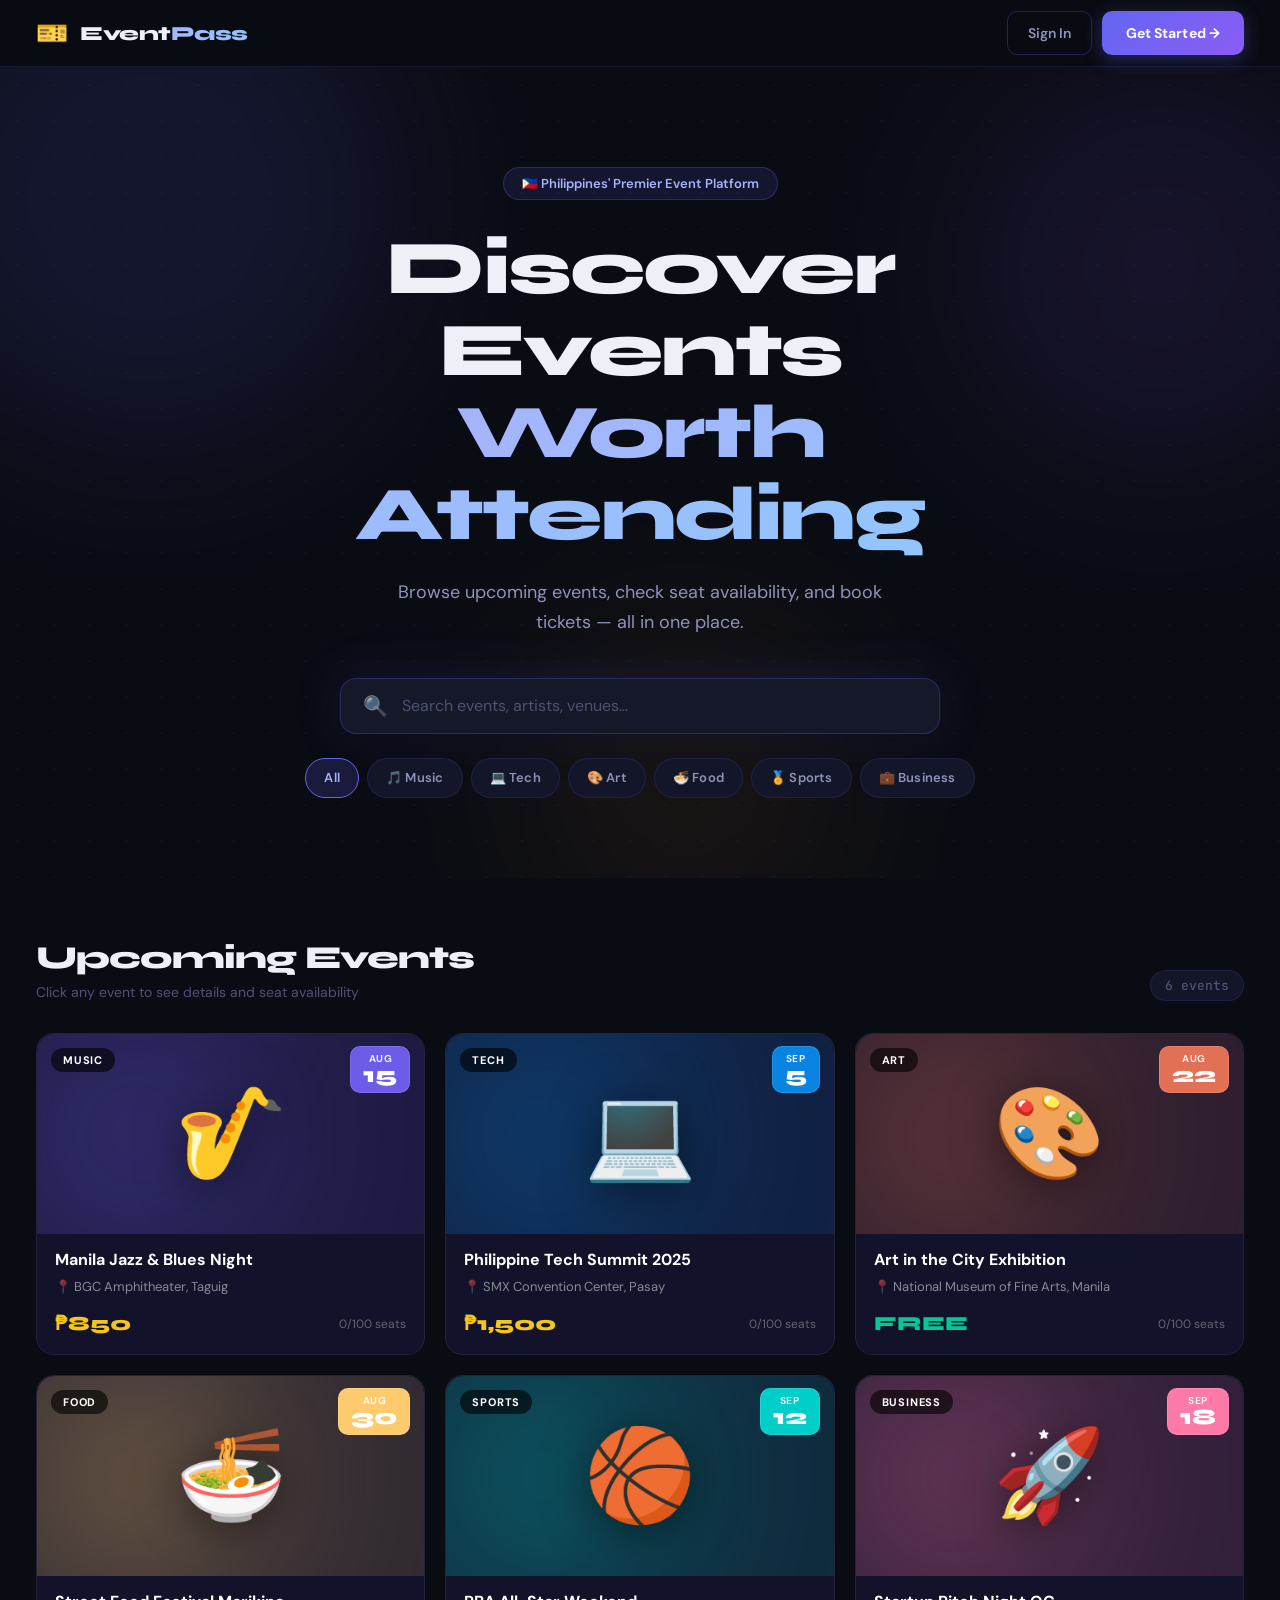
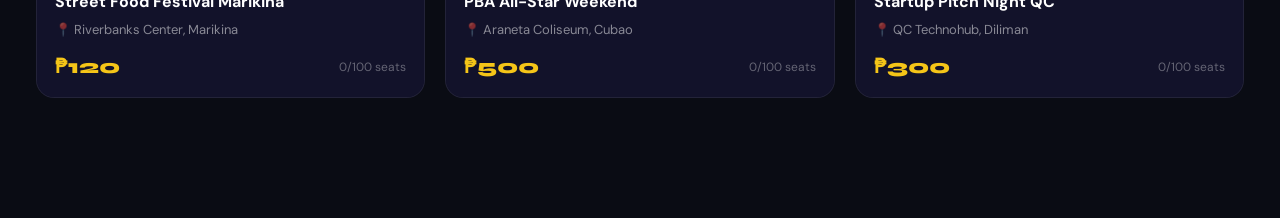
<file: index.html>
<!DOCTYPE html>
<html lang="en">
<head>
<meta charset="UTF-8">
<meta name="viewport" content="width=device-width, initial-scale=1.0">
<title>EventPass — Discover Events</title>
<link rel="stylesheet" href="style.css">
<link rel="preconnect" href="https://fonts.googleapis.com">
<link href="https://fonts.googleapis.com/css2?family=Syne:wght@400;600;700;800&family=DM+Sans:opsz,wght@9..40,300;9..40,400;9..40,500;9..40,600;9..40,700&family=JetBrains+Mono:wght@400;500&display=swap" rel="stylesheet">

<style>
/* ═══════════════════════════════════════
   LANDSCAPE CARD GRID
═══════════════════════════════════════ */
.lp-events-grid {
  display: grid;
  grid-template-columns: repeat(auto-fill, minmax(340px, 1fr));
  gap: 20px;
  padding: 0 0 40px;
}

/* ── LANDSCAPE CARD ── */
.lp-event-card {
  background: var(--surface, #12122a);
  border-radius: 18px;
  overflow: hidden;
  cursor: pointer;
  display: flex;
  flex-direction: column;
  border: 1px solid rgba(255,255,255,0.07);
  transition: transform 0.25s ease, box-shadow 0.25s ease;
  animation: fadeUp 0.45s ease both;
}
.lp-event-card:hover {
  transform: translateY(-6px);
  box-shadow: 0 24px 56px rgba(0,0,0,0.5);
}

/* ── TOP POSTER AREA (landscape, ~16:9-ish) ── */
.lp-event-thumb {
  position: relative;
  width: 100%;
  height: 200px;
  overflow: hidden;
  display: flex;
  align-items: center;
  justify-content: center;
  border-radius: 18px 18px 0 0;
}

/* Subtle gradient background fill */
.lp-thumb-glow {
  position: absolute;
  inset: 0;
  opacity: 0.25;
  filter: blur(60px);
  transform: scale(1.4);
}

/* Big centered emoji */
.lp-event-emoji {
  font-size: 90px;
  z-index: 1;
  filter: drop-shadow(0 6px 24px rgba(0,0,0,0.5));
  transition: transform 0.3s ease;
  line-height: 1;
}
.lp-event-card:hover .lp-event-emoji { transform: scale(1.1); }

/* Category pill — top left */
.lp-event-cat-pill {
  position: absolute;
  top: 14px;
  left: 14px;
  font-size: 11px;
  font-weight: 700;
  letter-spacing: 0.8px;
  text-transform: uppercase;
  padding: 5px 12px;
  border-radius: 20px;
  background: rgba(0,0,0,0.6);
  color: #fff;
  backdrop-filter: blur(8px);
  border: none;
  z-index: 3;
  font-family: 'DM Sans', sans-serif;
}

/* Date box — top right (colored square) */
.lp-event-date-pill {
  position: absolute;
  top: 12px;
  right: 14px;
  border-radius: 10px;
  padding: 6px 12px;
  display: flex;
  flex-direction: column;
  align-items: center;
  justify-content: center;
  line-height: 1.1;
  z-index: 3;
  min-width: 46px;
}
.lp-date-month {
  font-size: 10px;
  font-weight: 700;
  letter-spacing: 0.5px;
  text-transform: uppercase;
  color: rgba(255,255,255,0.9);
  font-family: 'DM Sans', sans-serif;
}
.lp-date-day {
  font-size: 22px;
  font-weight: 800;
  color: #fff;
  font-family: 'Syne', sans-serif;
  line-height: 1;
}

/* ── CARD BODY ── */
.lp-event-body {
  padding: 16px 18px 18px;
  display: flex;
  flex-direction: column;
  gap: 6px;
  flex: 1;
  background: var(--surface, #12122a);
}

/* Status badge row — hidden on this layout, sold-out shown differently */
.lp-event-status-row { display: none; }

/* Title */
.lp-event-title {
  font-size: 16px;
  font-weight: 700;
  font-family: 'DM Sans', sans-serif;
  color: #fff;
  line-height: 1.3;
  margin: 0 0 2px;
  letter-spacing: 0;
  display: -webkit-box;
  -webkit-line-clamp: 1;
  -webkit-box-orient: vertical;
  overflow: hidden;
}

/* Venue line */
.lp-meta-item {
  font-size: 13px;
  color: rgba(255,255,255,0.5);
  font-family: 'DM Sans', sans-serif;
  display: flex;
  align-items: center;
  gap: 4px;
}

/* Bottom row: price left, seats right */
.lp-card-footer {
  display: flex;
  align-items: center;
  justify-content: space-between;
  margin-top: 10px;
}

.lp-card-price {
  font-size: 20px;
  font-weight: 800;
  font-family: 'Syne', sans-serif;
  color: #f5c518; /* yellow-gold like in screenshot */
}
.lp-card-price.free-price {
  color: #00c896;
}
.lp-card-price.sold-price {
  font-size: 13px;
  font-weight: 700;
  color: rgba(255,255,255,0.3);
  background: rgba(255,255,255,0.06);
  padding: 4px 10px;
  border-radius: 6px;
}

.lp-card-seats {
  font-size: 12px;
  color: rgba(255,255,255,0.35);
  font-family: 'DM Sans', sans-serif;
}

@keyframes fadeUp {
  from { opacity: 0; transform: translateY(18px); }
  to   { opacity: 1; transform: translateY(0); }
}

/* ═══════════════════════════════════════
   FORGOT PASSWORD — BEAUTIFUL LINK
═══════════════════════════════════════ */
.forgot-pw-link {
  position: relative;
  display: inline-flex;
  align-items: center;
  gap: 5px;
  font-size: 12px;
  font-weight: 600;
  font-family: 'DM Sans', sans-serif;
  background: linear-gradient(90deg, #00c896 0%, #7b6fff 100%);
  -webkit-background-clip: text;
  background-clip: text;
  -webkit-text-fill-color: transparent;
  color: transparent;
  cursor: pointer;
  border: none;
  padding: 2px 0;
  text-decoration: none;
  transition: filter 0.2s;
}
.forgot-pw-link::after {
  content: '';
  position: absolute;
  bottom: 0;
  left: 0;
  width: 0%;
  height: 1.5px;
  background: linear-gradient(90deg, #00c896, #7b6fff);
  transition: width 0.3s ease;
  border-radius: 1px;
}
.forgot-pw-link:hover::after { width: 100%; }
.forgot-pw-link:hover { filter: brightness(1.2); }

.form-group-row-space {
  display: flex;
  justify-content: flex-end;
  margin-top: -4px;
  margin-bottom: 8px;
}

/* Forgot / Change password form */
#forgot-pw-form { display: none; }

.fp-back-btn {
  display: inline-flex;
  align-items: center;
  gap: 6px;
  background: none;
  border: none;
  color: rgba(255,255,255,0.42);
  font-size: 12px;
  font-family: 'DM Sans', sans-serif;
  cursor: pointer;
  padding: 0;
  margin-bottom: 14px;
  transition: color 0.2s;
}
.fp-back-btn:hover { color: rgba(255,255,255,0.85); }

.fp-heading {
  font-family: 'Syne', sans-serif;
  font-size: 17px;
  font-weight: 700;
  color: #fff;
  margin: 0 0 4px;
}
.fp-sub {
  font-size: 12px;
  color: rgba(255,255,255,0.4);
  font-family: 'DM Sans', sans-serif;
  margin: 0 0 18px;
  line-height: 1.55;
}

/* Password strength bar */
.pw-strength-wrap {
  margin-top: 6px;
  display: flex;
  flex-direction: column;
  gap: 4px;
}
.pw-strength-bar {
  height: 3px;
  border-radius: 2px;
  background: rgba(255,255,255,0.08);
  overflow: hidden;
}
.pw-strength-fill {
  height: 100%;
  border-radius: 2px;
  width: 0%;
  transition: width 0.3s ease, background 0.3s ease;
}
.pw-strength-label {
  font-size: 10px;
  font-family: 'JetBrains Mono', monospace;
  color: rgba(255,255,255,0.38);
  transition: color 0.3s;
}
</style>
</head>
<body class="landing-body">

<div id="landing-page">

  <!-- NAVBAR -->
  <header class="lp-nav">
    <div class="lp-nav-inner">
      <div class="lp-logo">
        <div class="lp-logo-mark">🎫</div>
        <span class="lp-logo-text">Event<em>Pass</em></span>
      </div>
      <div class="lp-nav-actions">
        <button class="btn-ghost-outline" onclick="openAuth('login')">Sign In</button>
        <button class="btn-cta" onclick="openAuth('register')">Get Started →</button>
      </div>
    </div>
  </header>

  <!-- HERO -->
  <section class="lp-hero">
    <div class="lp-hero-bg">
      <div class="lp-orb lp-orb-1"></div>
      <div class="lp-orb lp-orb-2"></div>
      <div class="lp-orb lp-orb-3"></div>
      <div class="lp-grid-overlay"></div>
    </div>
    <div class="lp-hero-content">
      <div class="lp-hero-badge">🇵🇭 Philippines' Premier Event Platform</div>
      <h1 class="lp-hero-title">Discover Events<br><span class="lp-hero-accent">Worth Attending</span></h1>
      <p class="lp-hero-sub">Browse upcoming events, check seat availability, and book tickets — all in one place.</p>
      <div class="lp-hero-search">
        <span class="lp-search-icon">🔍</span>
        <input type="text" id="hero-search" placeholder="Search events, artists, venues…" oninput="filterLandingEvents()">
      </div>
      <div class="lp-filter-row" id="lp-filters">
        <button class="lp-chip active" onclick="setLandingFilter('all',this)">All</button>
        <button class="lp-chip" onclick="setLandingFilter('Music',this)">🎵 Music</button>
        <button class="lp-chip" onclick="setLandingFilter('Tech',this)">💻 Tech</button>
        <button class="lp-chip" onclick="setLandingFilter('Art',this)">🎨 Art</button>
        <button class="lp-chip" onclick="setLandingFilter('Food',this)">🍜 Food</button>
        <button class="lp-chip" onclick="setLandingFilter('Sports',this)">🏅 Sports</button>
        <button class="lp-chip" onclick="setLandingFilter('Business',this)">💼 Business</button>
      </div>
    </div>
  </section>

  <!-- EVENTS SECTION -->
  <section class="lp-events-section">
    <div class="lp-section-header">
      <div>
        <h2 class="lp-section-title">Upcoming Events</h2>
        <p class="lp-section-sub">Click any event to see details and seat availability</p>
      </div>
      <div class="lp-events-count" id="lp-events-count">6 events</div>
    </div>
    <div class="lp-events-grid" id="lp-events-grid"></div>
  </section>

</div>

<!-- EVENT DRAWER -->
<div id="lp-drawer-bg" class="lp-drawer-bg" onclick="closeDrawer()">
  <div id="lp-drawer" class="lp-drawer" onclick="event.stopPropagation()">
    <button class="lp-drawer-close" onclick="closeDrawer()">✕</button>
    <div id="lp-drawer-content"></div>
    <div class="lp-drawer-cta">
      <p class="lp-drawer-cta-note">Sign in or create an account to purchase tickets</p>
      <div style="display:flex;gap:10px;flex-wrap:wrap">
        <button class="btn-cta" style="flex:1;min-width:140px" onclick="openAuth('register')">Get Tickets →</button>
        <button class="btn-ghost-outline" style="flex:1;min-width:120px" onclick="openAuth('login')">Sign In</button>
      </div>
    </div>
  </div>
</div>

<!-- AUTH MODAL -->
<div id="auth-overlay" class="auth-overlay" onclick="closeAuthOverlay(event)">
  <div class="auth-modal" onclick="event.stopPropagation()">
    <button class="auth-modal-close" onclick="closeAuth()">✕</button>

    <div class="auth-modal-logo">
      <div class="auth-logo-mark">🎫</div>
      <h2>EventPass</h2>
      <p>Your all-in-one event ticketing platform</p>
    </div>

    <div class="auth-tabs">
      <div class="auth-tab active" id="tab-login" onclick="switchAuthTab('login')">Sign In</div>
      <div class="auth-tab" id="tab-register" onclick="switchAuthTab('register')">Create Account</div>
    </div>

    <!-- LOGIN FORM -->
    <div id="login-form">
      <div class="form-group">
        <label class="form-label">Email Address</label>
        <input class="form-input" id="login-email" type="email" placeholder="you@example.com">
      </div>
      <div class="form-group">
        <label class="form-label">Password</label>
        <input class="form-input" id="login-pass" type="password" placeholder="••••••••"
               onkeydown="if(event.key==='Enter') doLogin()">
      </div>
      <div class="form-group-row-space">
        <button class="forgot-pw-link" onclick="showForgotPassword()">🔑 Forgot password?</button>
      </div>
      <button class="btn-cta btn-full" onclick="doLogin()">Sign In →</button>
    </div>

    <!-- CHANGE PASSWORD FORM -->
    <div id="forgot-pw-form">
      <button class="fp-back-btn" onclick="hideForgotPassword()">&#8592; Back to Sign In</button>
      <p class="fp-heading">Reset Your Password</p>
      <p class="fp-sub">Enter your registered email and set a new password.</p>

      <div class="form-group">
        <label class="form-label">Email Address</label>
        <input class="form-input" id="fp-email" type="email" placeholder="your@email.com">
      </div>
      <div class="form-group">
        <label class="form-label">New Password</label>
        <input class="form-input" id="fp-newpass" type="password" placeholder="Min. 6 characters"
               oninput="checkPwStrength(this.value)">
        <div class="pw-strength-wrap">
          <div class="pw-strength-bar"><div class="pw-strength-fill" id="pw-strength-fill"></div></div>
          <span class="pw-strength-label" id="pw-strength-label">Enter a password</span>
        </div>
      </div>
      <div class="form-group">
        <label class="form-label">Confirm New Password</label>
        <input class="form-input" id="fp-confirmpass" type="password" placeholder="Re-enter your new password">
      </div>
      <button class="btn-cta btn-full" onclick="doChangePassword()" style="margin-top:6px">Change Password →</button>
    </div>

    <!-- REGISTER FORM -->
    <div id="register-form" style="display:none">
      <div class="form-row">
        <div class="form-group">
          <label class="form-label">First Name</label>
          <input class="form-input" id="reg-fname" type="text" placeholder="Alex">
        </div>
        <div class="form-group">
          <label class="form-label">Last Name</label>
          <input class="form-input" id="reg-lname" type="text" placeholder="Chen">
        </div>
      </div>
      <div class="form-group">
        <label class="form-label">Email Address</label>
        <input class="form-input" id="reg-email" type="email" placeholder="you@example.com">
      </div>
      <div class="form-group">
        <label class="form-label">Password</label>
        <input class="form-input" id="reg-pass" type="password" placeholder="Min. 6 characters">
      </div>
      <button class="btn-cta btn-full" onclick="doRegister()">Create Account →</button>
    </div>

  </div>
</div>

<div id="toast-container"></div>

<script src="functions.js"></script>
<script>
(function() {
  const s = getSession();
  if (s) window.location.href = s.role === 'admin' ? 'admin.html' : 'attendee.html';
})();

let landingFilter = 'all';

function setLandingFilter(cat, el) {
  landingFilter = cat;
  document.querySelectorAll('.lp-chip').forEach(c => c.classList.remove('active'));
  el.classList.add('active');
  filterLandingEvents();
}

function filterLandingEvents() {
  const q     = (document.getElementById('hero-search').value || '').toLowerCase();
  const grid  = document.getElementById('lp-events-grid');
  const count = document.getElementById('lp-events-count');
  const cards = grid.querySelectorAll('.lp-event-card');
  let visible = 0;
  cards.forEach(card => {
    const catMatch  = landingFilter === 'all' || card.dataset.category === landingFilter;
    const textMatch = !q || card.dataset.search.includes(q);
    const show = catMatch && textMatch;
    card.style.display = show ? '' : 'none';
    if (show) visible++;
  });
  count.textContent = visible + (visible === 1 ? ' event' : ' events');
}

function renderLandingEvents() {
  const grid = document.getElementById('lp-events-grid');
  grid.innerHTML = '';

  STORE.events.forEach((ev, i) => {
    const avail      = ev.capacity - ev.sold;
    const pct        = Math.round((ev.sold / ev.capacity) * 100);
    const soldOut    = avail <= 0;
    const dateObj    = new Date(ev.date);
    const month      = dateObj.toLocaleString('en', { month: 'short' }).toUpperCase();
    const day        = dateObj.getDate();

    /* price display */
    let priceHTML;
    if (soldOut) {
      priceHTML = '<span class="lp-card-price sold-price">SOLD OUT</span>';
    } else if (ev.price === 0) {
      priceHTML = '<span class="lp-card-price free-price">FREE</span>';
    } else {
      priceHTML = `<span class="lp-card-price">₱${ev.price.toLocaleString()}</span>`;
    }

    const card = document.createElement('div');
    card.className        = 'lp-event-card';
    card.dataset.category = ev.category;
    card.dataset.search   = (ev.title + ' ' + ev.category + ' ' + ev.venue).toLowerCase();
    card.style.animationDelay = (i * 0.07) + 's';
    card.onclick = () => openEventDrawer(ev.id);

    card.innerHTML = `
      <!-- POSTER / THUMB -->
      <div class="lp-event-thumb" style="background:${ev.color}22;">
        <div class="lp-thumb-glow" style="background:${ev.color}"></div>

        <!-- Category pill top-left -->
        <div class="lp-event-cat-pill">${ev.category.toUpperCase()}</div>

        <!-- Date box top-right -->
        <div class="lp-event-date-pill" style="background:${ev.color};">
          <span class="lp-date-month">${month}</span>
          <span class="lp-date-day">${day}</span>
        </div>

        <!-- Big emoji center -->
        <div class="lp-event-emoji">${ev.emoji}</div>
      </div>

      <!-- BODY -->
      <div class="lp-event-body">
        <div class="lp-event-status-row"></div>
        <h3 class="lp-event-title">${ev.title}</h3>
        <span class="lp-meta-item">📍 ${ev.venue}</span>
        <div class="lp-card-footer">
          ${priceHTML}
          <span class="lp-card-seats">${ev.sold}/${ev.capacity} seats</span>
        </div>
      </div>
    `;

    grid.appendChild(card);
  });

  filterLandingEvents();
}

/* ─────────────────────────────────────
   EVENT DRAWER
───────────────────────────────────── */
function openEventDrawer(eventId) {
  const ev = STORE.events.find(e => e.id === eventId);
  if (!ev) return;
  const avail   = ev.capacity - ev.sold;
  const pct     = Math.round((ev.sold / ev.capacity) * 100);
  const dateObj = new Date(ev.date);
  const dateStr = dateObj.toLocaleDateString('en-PH', {
    weekday: 'long', year: 'numeric', month: 'long', day: 'numeric'
  });

  document.getElementById('lp-drawer-content').innerHTML = `
    <div class="drawer-hero" style="background:linear-gradient(135deg,${ev.color}30,${ev.color}10)">
      <div class="drawer-emoji-wrap" style="background:${ev.color}22;border-color:${ev.color}44"><span style="font-size:64px">${ev.emoji}</span></div>
      <div class="drawer-hero-info">
        <span class="drawer-cat" style="background:${ev.color}22;color:${ev.color};border-color:${ev.color}44">${ev.category}</span>
        <h2 class="drawer-title">${ev.title}</h2>
      </div>
    </div>
    <div class="drawer-body">
      <div class="drawer-section">
        <h4 class="drawer-label">About This Event</h4>
        <p class="drawer-desc">${ev.desc}</p>
      </div>
      <div class="drawer-meta-grid">
        <div class="drawer-meta-item"><span>📅</span><div><strong>${dateStr}</strong><small>Date</small></div></div>
        <div class="drawer-meta-item"><span>⏰</span><div><strong>${ev.time}</strong><small>Start Time</small></div></div>
        <div class="drawer-meta-item"><span>📍</span><div><strong>${ev.venue}</strong><small>Venue</small></div></div>
        <div class="drawer-meta-item"><span>🎟</span><div><strong>${avail} remaining</strong><small>of ${ev.capacity} seats</small></div></div>
      </div>
      <div class="drawer-section">
        <h4 class="drawer-label">Seat Availability</h4>
        <div class="drawer-seat-bar-wrap">
          <div class="drawer-seat-bar-bg"><div class="drawer-seat-bar-fill" style="width:${pct}%"></div></div>
          <div class="drawer-seat-stats">
            <span>${ev.sold} booked</span><span>${pct}% full</span><span>${avail} available</span>
          </div>
        </div>
        <div class="drawer-mini-map">${generateMiniSeatMap(ev)}</div>
      </div>
      <div class="drawer-section">
        <h4 class="drawer-label">Pricing</h4>
        <div class="drawer-pricing">
          <div class="drawer-price-row">
            <div><div class="drawer-price-type">General Admission</div><div class="drawer-price-note">Rows C–J</div></div>
            <div class="drawer-price-amt">${ev.price === 0 ? '<span style="color:var(--ok)">FREE</span>' : '₱' + ev.price.toLocaleString()}</div>
          </div>
          ${ev.vipPrice ? `<div class="drawer-price-row drawer-vip-row">
            <div><div class="drawer-price-type">⭐ VIP</div><div class="drawer-price-note">Rows A–B · Premium seating</div></div>
            <div class="drawer-price-amt">₱${ev.vipPrice.toLocaleString()}</div>
          </div>` : ''}
        </div>
      </div>
    </div>
  `;
  document.getElementById('lp-drawer-bg').classList.add('open');
  document.body.style.overflow = 'hidden';
}

function generateMiniSeatMap(ev) {
  const taken = getTakenSeats(ev.id);
  const rows  = ['A','B','C','D','E','F','G','H','I','J'];
  let html = '<div class="mini-stage">STAGE</div><div class="mini-rows">';
  rows.forEach(row => {
    html += '<div class="mini-row">';
    for (let c = 1; c <= 10; c++) {
      const id  = row + c;
      const cls = taken.has(id) ? 'mini-taken' : ['A','B'].includes(row) ? 'mini-vip' : 'mini-avail';
      html += `<div class="mini-seat ${cls}" title="Seat ${id}"></div>`;
    }
    html += '</div>';
  });
  html += '</div><div class="mini-legend"><span><i class="mini-dot mini-avail"></i>Available</span><span><i class="mini-dot mini-vip"></i>VIP</span><span><i class="mini-dot mini-taken"></i>Taken</span></div>';
  return html;
}

function closeDrawer() {
  document.getElementById('lp-drawer-bg').classList.remove('open');
  document.body.style.overflow = '';
}

/* ─────────────────────────────────────
   AUTH MODAL
───────────────────────────────────── */
function openAuth(tab) {
  closeDrawer();
  document.getElementById('auth-overlay').classList.add('open');
  document.body.style.overflow = 'hidden';
  switchAuthTab(tab);
}

function closeAuth() {
  document.getElementById('auth-overlay').classList.remove('open');
  document.body.style.overflow = '';
  hideForgotPassword();
}

function closeAuthOverlay(e) {
  if (e.target === document.getElementById('auth-overlay')) closeAuth();
}

function switchAuthTab(tab) {
  hideForgotPassword();
  document.querySelectorAll('.auth-tab').forEach(t => t.classList.remove('active'));
  document.getElementById('tab-' + tab).classList.add('active');
  document.getElementById('login-form').style.display    = tab === 'login'    ? 'block' : 'none';
  document.getElementById('register-form').style.display = tab === 'register' ? 'block' : 'none';
}

/* ─────────────────────────────────────
   FORGOT / CHANGE PASSWORD
───────────────────────────────────── */
function showForgotPassword() {
  document.getElementById('login-form').style.display     = 'none';
  document.getElementById('forgot-pw-form').style.display = 'block';
  document.querySelectorAll('.auth-tab').forEach(t => t.classList.remove('active'));
  ['fp-email', 'fp-newpass', 'fp-confirmpass'].forEach(id => {
    document.getElementById(id).value = '';
  });
  resetPwStrength();
}

function hideForgotPassword() {
  document.getElementById('forgot-pw-form').style.display = 'none';
  document.getElementById('login-form').style.display     = 'block';
  document.getElementById('tab-login').classList.add('active');
}

function checkPwStrength(val) {
  const fill  = document.getElementById('pw-strength-fill');
  const label = document.getElementById('pw-strength-label');
  let score = 0;
  if (val.length >= 6)           score++;
  if (val.length >= 10)          score++;
  if (/[A-Z]/.test(val))         score++;
  if (/[0-9]/.test(val))         score++;
  if (/[^A-Za-z0-9]/.test(val)) score++;

  const levels = [
    { w:'0%',   c:'transparent', t:'Enter a password' },
    { w:'20%',  c:'#ff4d4d',     t:'Very Weak' },
    { w:'40%',  c:'#ff944d',     t:'Weak' },
    { w:'60%',  c:'#ffd24d',     t:'Fair' },
    { w:'80%',  c:'#8be14b',     t:'Strong' },
    { w:'100%', c:'#00c896',     t:'Very Strong' },
  ];
  const lvl = val.length === 0 ? 0 : Math.min(score + 1, 5);
  fill.style.width      = levels[lvl].w;
  fill.style.background = levels[lvl].c;
  label.textContent     = levels[lvl].t;
  label.style.color     = lvl === 0 ? 'rgba(255,255,255,0.38)' : levels[lvl].c;
}

function resetPwStrength() {
  document.getElementById('pw-strength-fill').style.width  = '0%';
  document.getElementById('pw-strength-label').textContent = 'Enter a password';
  document.getElementById('pw-strength-label').style.color = 'rgba(255,255,255,0.38)';
}

function doChangePassword() {
  const email   = document.getElementById('fp-email').value.trim();
  const newPass = document.getElementById('fp-newpass').value;
  const confirm = document.getElementById('fp-confirmpass').value;

  if (!email)              { toast('Please enter your email address', 'err'); return; }
  if (!newPass)            { toast('Please enter a new password', 'err'); return; }
  if (newPass.length < 6)  { toast('Password must be at least 6 characters', 'err'); return; }
  if (newPass !== confirm) { toast('Passwords do not match', 'err'); return; }

  const user = STORE.users.find(u => u.email === email);
  if (!user) { toast('No account found with that email', 'err'); return; }

  user.password = newPass;
  saveStore();
  toast('Password changed successfully! 🎉', 'ok');
  setTimeout(() => hideForgotPassword(), 900);
}

/* ─────────────────────────────────────
   LOGIN / REGISTER
───────────────────────────────────── */
function doLogin() {
  const email = document.getElementById('login-email').value.trim();
  const pass  = document.getElementById('login-pass').value;
  if (!email || !pass) { toast('Please enter email and password', 'err'); return; }
  const user = STORE.users.find(u => u.email === email && u.password === pass);
  if (!user) { toast('Invalid email or password', 'err'); return; }
  setSession(user);
  toast('Welcome back, ' + user.name.split(' ')[0] + '! 👋', 'ok');
  setTimeout(() => { window.location.href = user.role === 'admin' ? 'admin.html' : 'attendee.html'; }, 600);
}

function doRegister() {
  const fname = document.getElementById('reg-fname').value.trim();
  const lname = document.getElementById('reg-lname').value.trim();
  const email = document.getElementById('reg-email').value.trim();
  const pass  = document.getElementById('reg-pass').value;
  const role  = document.getElementById('reg-role') ? document.getElementById('reg-role').value : 'attendee';
  if (!fname || !email || !pass) { toast('Please fill all required fields', 'err'); return; }
  if (STORE.users.find(u => u.email === email)) { toast('Email already registered', 'err'); return; }
  if (pass.length < 6) { toast('Password must be at least 6 characters', 'err'); return; }
  const user = { id: 'u' + Date.now(), email, password: pass, name: fname + ' ' + lname, role };
  STORE.users.push(user);
  saveStore();
  setSession(user);
  toast('Account created successfully! 🎉', 'ok');
  setTimeout(() => { window.location.href = user.role === 'admin' ? 'admin.html' : 'attendee.html'; }, 600);
}

/* ─────────────────────────────────────
   INIT
───────────────────────────────────── */
renderLandingEvents();
</script>
</body>
</html>
</file>
<file: style.css>
/* ═══════════════════════════════════════════════════════════
   EventPass — Global Stylesheet v2
   Aesthetic: Refined editorial dark — slate/indigo with warm amber accents
   Fonts: DM Sans (body) + Playfair Display (headings) + JetBrains Mono (code)
   HCI: Fitts's Law (targets), Hick's Law (reduced choices), Miller's Law (grouping),
        Aesthetic-Usability, Error Prevention, System Status Visibility
   ═══════════════════════════════════════════════════════════ */

@import url('https://fonts.googleapis.com/css2?family=Syne:wght@400;600;700;800&family=DM+Sans:ital,opsz,wght@0,9..40,300;0,9..40,400;0,9..40,500;0,9..40,600;0,9..40,700;1,9..40,400&family=Playfair+Display:wght@600;700&family=JetBrains+Mono:wght@400;500&display=swap');

/* ── DESIGN TOKENS ───────────────────────────────────────── */
:root {
  /* Backgrounds — deep slate, not pure black */
  --bg:    #0a0c14;
  --bg1:   #0e1120;
  --bg2:   #131629;
  --bg3:   #181c30;
  --card:  #141828;
  --card2: #191e32;
  --card3: #1e2438;

  /* Borders */
  --border:  rgba(99,102,241,0.14);
  --border2: rgba(99,102,241,0.28);
  --border3: rgba(99,102,241,0.50);

  /* Primary — indigo */
  --p1: #6366f1;
  --p2: #a5b4fc;
  --p3: #e0e7ff;

  /* Accent — amber (warm, human, ticket-like) */
  --a1: #f59e0b;
  --a2: #fbbf24;
  --a3: #fef3c7;

  /* Blue tint */
  --b1: #3b82f6;
  --b2: #93c5fd;

  /* Gradients */
  --grad:  linear-gradient(135deg, #6366f1 0%, #8b5cf6 100%);
  --grad2: linear-gradient(135deg, #a5b4fc 0%, #93c5fd 100%);
  --grad3: linear-gradient(135deg, #6366f1 0%, #a5b4fc 50%, #3b82f6 100%);
  --grad-amber: linear-gradient(135deg, #f59e0b 0%, #fbbf24 100%);

  /* Shadows & glows */
  --glow:    0 0 48px rgba(99,102,241,0.18);
  --glow2:   0 0 24px rgba(99,102,241,0.30);
  --shadow:  0 24px 64px rgba(0,0,0,0.75);
  --shadow2: 0 8px 28px rgba(0,0,0,0.50);
  --shadow3: 0 2px 8px rgba(0,0,0,0.40);

  /* Text */
  --t1: #eef0f8;
  --t2: #8e93b8;
  --t3: #4e5274;

  /* Semantic */
  --ok:   #10b981;
  --warn: #f59e0b;
  --err:  #ef4444;

  /* Radius */
  --r:  16px;
  --r2: 10px;
  --r3: 6px;

  /* Typography scale */
  --fs-xs:  11px;
  --fs-sm:  13px;
  --fs-md:  14px;
  --fs-lg:  16px;
  --fs-xl:  18px;
  --fs-2xl: 22px;
  --fs-3xl: 28px;

  /* Spacing */
  --space-page: 36px;
}

/* ── RESET ───────────────────────────────────────────────── */
*, *::before, *::after { box-sizing: border-box; margin: 0; padding: 0; }
html { font-size: 16px; scroll-behavior: smooth; }
body {
  background: var(--bg);
  color: var(--t1);
  font-family: 'DM Sans', system-ui, sans-serif;
  min-height: 100vh;
  overflow-x: hidden;
  -webkit-font-smoothing: antialiased;
}

/* Custom scrollbar */
::-webkit-scrollbar { width: 5px; height: 5px; }
::-webkit-scrollbar-track { background: transparent; }
::-webkit-scrollbar-thumb { background: var(--border2); border-radius: 4px; }
::-webkit-scrollbar-thumb:hover { background: var(--p1); }

a { color: inherit; text-decoration: none; }
button { font-family: inherit; cursor: pointer; }
input, select, textarea { font-family: inherit; }
img { display: block; max-width: 100%; }

/* Selection */
::selection { background: rgba(99,102,241,0.35); color: var(--t1); }

/* ── LAYOUT ──────────────────────────────────────────────── */
#shell { display: flex; height: 100vh; overflow: hidden; }

#sidebar {
  width: 248px; min-width: 248px;
  background: var(--bg1);
  border-right: 1px solid var(--border);
  display: flex; flex-direction: column;
  transition: width .28s cubic-bezier(0.4,0,0.2,1); overflow: hidden; z-index: 10;
}
#sidebar.collapsed { width: 68px; min-width: 68px; }

#main {
  flex: 1; overflow-y: auto; display: flex; flex-direction: column;
  background: var(--bg);
}

/* ── SIDEBAR ─────────────────────────────────────────────── */
.sb-logo {
  padding: 24px 20px 20px;
  border-bottom: 1px solid var(--border);
  display: flex; align-items: center; gap: 12px;
  white-space: nowrap;
}
.sb-logo-icon {
  width: 38px; height: 38px; background: var(--grad);
  border-radius: 11px; display: flex; align-items: center;
  justify-content: center; font-size: 19px; flex-shrink: 0;
  box-shadow: 0 4px 14px rgba(99,102,241,0.4);
}
.sb-logo-text {
  font-size: 19px; font-weight: 700; letter-spacing: -0.4px;
  color: var(--t1);
}
.sb-logo-text span {
  background: var(--grad2); -webkit-background-clip: text;
  -webkit-text-fill-color: transparent;
}

/* Fitts's Law: larger toggle button */
.sb-toggle {
  margin: 14px 14px 0; padding: 10px 12px;
  border: 1px solid var(--border); background: transparent;
  border-radius: var(--r2); color: var(--t3); font-size: 15px;
  display: flex; align-items: center; justify-content: center;
  transition: all .2s; width: calc(100% - 28px);
  min-height: 40px; /* Fitts's Law - adequate target size */
}
.sb-toggle:hover { border-color: var(--border2); color: var(--t2); background: rgba(99,102,241,0.06); }

.sb-section { padding: 18px 12px 8px; overflow: hidden; }
.sb-section-label {
  font-size: var(--fs-xs); font-weight: 600; letter-spacing: 1.8px;
  text-transform: uppercase; color: var(--t3);
  padding: 0 10px; margin-bottom: 10px;
  white-space: nowrap; overflow: hidden;
}

/* Fitts's Law: taller nav items for easy clicking */
.sb-nav-item {
  display: flex; align-items: center; gap: 12px;
  padding: 11px 14px; border-radius: var(--r2); cursor: pointer;
  transition: all .18s; border: 1px solid transparent;
  white-space: nowrap; color: var(--t2);
  font-size: var(--fs-md); font-weight: 500;
  min-height: 44px; /* Fitts's Law */
  margin-bottom: 2px;
}
.sb-nav-item:hover  {
  background: rgba(99,102,241,0.08); color: var(--t1);
  border-color: var(--border);
}
.sb-nav-item.active {
  background: rgba(99,102,241,0.14); color: var(--p2);
  border-color: var(--border2);
}
.sb-nav-item .icon  { font-size: 17px; flex-shrink: 0; width: 22px; text-align: center; }
.sb-nav-label { overflow: hidden; }

.sb-bottom { margin-top: auto; padding: 16px 12px; border-top: 1px solid var(--border); }
.sb-user {
  display: flex; align-items: center; gap: 10px; padding: 12px;
  border-radius: var(--r2); background: var(--bg2);
  border: 1px solid var(--border); white-space: nowrap; overflow: hidden;
  margin-bottom: 8px;
}
.sb-user-avatar {
  width: 34px; height: 34px; border-radius: 50%; background: var(--grad);
  display: flex; align-items: center; justify-content: center;
  font-weight: 700; font-size: 13px; flex-shrink: 0;
  border: 2px solid rgba(99,102,241,0.35);
}
.sb-user-info { overflow: hidden; }
.sb-user-name {
  font-size: var(--fs-sm); font-weight: 600;
  white-space: nowrap; overflow: hidden; text-overflow: ellipsis;
}
.sb-user-role { font-size: var(--fs-xs); color: var(--t3); margin-top: 1px; }

/* ── TOPBAR ──────────────────────────────────────────────── */
#topbar {
  height: 64px; border-bottom: 1px solid var(--border);
  display: flex; align-items: center; justify-content: space-between;
  padding: 0 var(--space-page);
  background: rgba(10,12,20,0.85); backdrop-filter: blur(20px);
  position: sticky; top: 0; z-index: 9; flex-shrink: 0;
}
.topbar-title {
  font-size: var(--fs-xl); font-weight: 700;
  font-family: 'Playfair Display', serif;
  letter-spacing: -0.3px; color: var(--t1);
}
.topbar-right { display: flex; align-items: center; gap: 10px; }
.topbar-badge {
  padding: 5px 14px; border-radius: 20px;
  font-size: var(--fs-xs); font-weight: 700; letter-spacing: 0.6px;
  text-transform: uppercase;
  background: rgba(99,102,241,0.12); border: 1px solid var(--border2); color: var(--p2);
}

/* Notifications */
.notify-btn {
  width: 40px; height: 40px; border-radius: var(--r2); background: var(--bg2);
  border: 1px solid var(--border); color: var(--t2); font-size: 16px;
  display: flex; align-items: center; justify-content: center; cursor: pointer;
  transition: all .2s; position: relative;
}
.notify-btn:hover { border-color: var(--border2); color: var(--t1); transform: scale(1.05); }
.notify-dot {
  position: absolute; top: 7px; right: 7px; width: 7px; height: 7px;
  background: var(--err); border-radius: 50%; border: 2px solid var(--bg);
  display: none; animation: pulse 2s infinite;
}

/* ── PAGE SYSTEM ─────────────────────────────────────────── */
.page { display: none; padding: var(--space-page); animation: fadeUp .28s ease; }
.page.active { display: block; }

@keyframes fadeUp {
  from { opacity: 0; transform: translateY(10px); }
  to   { opacity: 1; transform: translateY(0); }
}

/* ── AUTH PAGE ───────────────────────────────────────────── */
#auth-page {
  position: fixed; inset: 0; z-index: 1000;
  display: flex; align-items: center; justify-content: center;
  background:
    radial-gradient(ellipse 60% 60% at 20% 20%, rgba(99,102,241,0.12), transparent),
    radial-gradient(ellipse 50% 50% at 80% 85%, rgba(139,92,246,0.09), transparent),
    var(--bg);
}

/* Decorative dots grid */
#auth-page::before {
  content: '';
  position: absolute; inset: 0;
  background-image: radial-gradient(circle, rgba(99,102,241,0.08) 1px, transparent 1px);
  background-size: 32px 32px;
  pointer-events: none;
}

.auth-card {
  background: var(--card); border: 1px solid var(--border2); border-radius: 22px;
  padding: 52px 48px; width: 468px;
  box-shadow: var(--shadow), var(--glow);
  position: relative; overflow: hidden;
  animation: authCardIn .4s cubic-bezier(0.34,1.56,0.64,1);
}
@keyframes authCardIn {
  from { opacity: 0; transform: translateY(20px) scale(0.97); }
  to   { opacity: 1; transform: none; }
}

.auth-card::before {
  content: ''; position: absolute; top: -100px; right: -100px;
  width: 260px; height: 260px; background: var(--grad); opacity: .05; border-radius: 50%;
}
.auth-card::after {
  content: ''; position: absolute; bottom: -80px; left: -80px;
  width: 220px; height: 220px; background: var(--grad-amber); opacity: .04; border-radius: 50%;
}

.auth-logo { text-align: center; margin-bottom: 36px; }
.auth-logo-icon {
  width: 68px; height: 68px; background: var(--grad); border-radius: 20px;
  display: flex; align-items: center; justify-content: center; font-size: 34px;
  margin: 0 auto 18px; box-shadow: var(--glow2);
}
.auth-logo h1 {
  font-size: 26px; font-weight: 700; font-family: 'Playfair Display', serif;
  color: var(--t1); letter-spacing: -0.5px; margin-bottom: 6px;
}
.auth-logo p { font-size: var(--fs-sm); color: var(--t3); }

.auth-tabs {
  display: flex; background: var(--bg2); border-radius: var(--r2);
  padding: 4px; margin-bottom: 30px; gap: 4px;
}
.auth-tab {
  flex: 1; padding: 10px; text-align: center; border-radius: 8px; cursor: pointer;
  font-size: var(--fs-sm); font-weight: 600; color: var(--t2); transition: all .2s;
  min-height: 40px; /* Fitts's Law */
}
.auth-tab.active { background: var(--grad); color: #fff; box-shadow: 0 4px 14px rgba(99,102,241,0.32); }

/* ── FORMS ───────────────────────────────────────────────── */
.form-group { margin-bottom: 18px; }
.form-label { display: block; font-size: var(--fs-sm); font-weight: 600; color: var(--t2); margin-bottom: 7px; }

.form-input {
  width: 100%; padding: 12px 16px;
  background: var(--bg2); border: 1.5px solid var(--border);
  border-radius: var(--r2); color: var(--t1);
  font-size: var(--fs-md); outline: none; transition: all .2s;
  min-height: 44px; /* Fitts's Law — readable target */
}
.form-input:focus {
  border-color: var(--p1);
  box-shadow: 0 0 0 3px rgba(99,102,241,0.14);
  background: var(--bg3);
}
.form-input::placeholder { color: var(--t3); }
.form-input:invalid:not(:placeholder-shown) { border-color: rgba(239,68,68,0.5); }

.form-row { display: grid; grid-template-columns: 1fr 1fr; gap: 12px; }
.form-select { appearance: none; cursor: pointer; }
.form-hint { font-size: var(--fs-xs); color: var(--t3); margin-top: 6px; }
.form-grid { display: grid; grid-template-columns: 1fr 1fr; gap: 16px; }
.form-full { grid-column: 1 / -1; }
.checkbox-row { display: flex; align-items: center; gap: 10px; margin-bottom: 20px; }
.checkbox-row input { width: 17px; height: 17px; accent-color: var(--p1); cursor: pointer; }
.checkbox-row label { font-size: var(--fs-sm); color: var(--t2); cursor: pointer; }

/* ── BUTTONS ─────────────────────────────────────────────── */
/* Fitts's Law: adequate padding, distinct hover states */
.btn {
  display: inline-flex; align-items: center; justify-content: center; gap: 7px;
  padding: 11px 22px; border-radius: var(--r2);
  font-size: var(--fs-md); font-weight: 600;
  cursor: pointer; border: none; transition: all .22s;
  min-height: 42px; /* Fitts's Law */
  letter-spacing: 0.1px;
  white-space: nowrap;
}

.btn-primary {
  background: var(--grad); color: #fff;
  box-shadow: 0 4px 18px rgba(99,102,241,0.32);
}
.btn-primary:hover {
  transform: translateY(-1px);
  box-shadow: 0 8px 26px rgba(99,102,241,0.48);
}
.btn-primary:active { transform: none; box-shadow: 0 2px 10px rgba(99,102,241,0.3); }
.btn-primary:disabled { opacity: .55; pointer-events: none; cursor: not-allowed; }

.btn-ghost {
  background: transparent; color: var(--t2);
  border: 1.5px solid var(--border);
}
.btn-ghost:hover { border-color: var(--border2); color: var(--t1); background: rgba(99,102,241,0.06); }

.btn-danger  { background: rgba(239,68,68,0.1);  color: var(--err);  border: 1px solid rgba(239,68,68,0.22); }
.btn-danger:hover  { background: rgba(239,68,68,0.2); }
.btn-success { background: rgba(16,185,129,0.1); color: var(--ok);   border: 1px solid rgba(16,185,129,0.22); }
.btn-success:hover { background: rgba(16,185,129,0.2); }
.btn-warn    { background: rgba(245,158,11,0.1); color: var(--warn); border: 1px solid rgba(245,158,11,0.22); }
.btn-warn:hover    { background: rgba(245,158,11,0.2); }

.btn-lg { padding: 14px 32px; font-size: var(--fs-lg); border-radius: var(--r); min-height: 50px; }
.btn-sm { padding: 7px 14px; font-size: var(--fs-xs); border-radius: 8px; min-height: 34px; }
.btn-full { width: 100%; justify-content: center; }
.btn-icon { width: 38px; height: 38px; padding: 0; border-radius: var(--r2); }

/* ── CARDS ───────────────────────────────────────────────── */
.card {
  background: var(--card); border: 1px solid var(--border);
  border-radius: var(--r); padding: 24px; transition: border-color .2s;
}
.card:hover { border-color: var(--border2); }
.card-sm { padding: 16px; }

/* ── STATS ROW ───────────────────────────────────────────── */
.stats-row { display: grid; grid-template-columns: repeat(4,1fr); gap: 16px; margin-bottom: 28px; }
.stat-card {
  background: var(--card); border: 1px solid var(--border); border-radius: var(--r);
  padding: 22px 24px; transition: all .22s; position: relative; overflow: hidden;
}
.stat-card::before {
  content: ''; position: absolute; top: 0; left: 0; right: 0; height: 2px;
  background: var(--grad); opacity: 0; transition: opacity .2s;
}
.stat-card:hover {
  border-color: var(--border2); transform: translateY(-2px); box-shadow: var(--shadow2);
}
.stat-card:hover::before { opacity: 1; }
.stat-top { display: flex; align-items: center; justify-content: space-between; margin-bottom: 14px; }
.stat-icon {
  width: 44px; height: 44px; border-radius: 12px;
  display: flex; align-items: center; justify-content: center; font-size: 20px;
}
.stat-icon.purple { background: rgba(99,102,241,0.15); }
.stat-icon.blue   { background: rgba(59,130,246,0.15); }
.stat-icon.teal   { background: rgba(16,185,129,0.12); }
.stat-icon.amber  { background: rgba(245,158,11,0.12); }
.stat-change {
  font-size: var(--fs-xs); font-weight: 600; padding: 4px 9px; border-radius: 20px;
}
.stat-change.up   { background: rgba(16,185,129,0.12); color: var(--ok); }
.stat-change.down { background: rgba(239,68,68,0.12);  color: var(--err); }
.stat-value { font-size: 30px; font-weight: 700; line-height: 1; font-family: 'Playfair Display', serif; }
.stat-label { font-size: var(--fs-sm); color: var(--t2); margin-top: 5px; }

/* ── SECTION HEADER ──────────────────────────────────────── */
.sec-header {
  display: flex; align-items: flex-start; justify-content: space-between; margin-bottom: 22px;
}
.sec-title { font-size: var(--fs-xl); font-weight: 700; font-family: 'Playfair Display', serif; }
.sec-sub   { font-size: var(--fs-sm); color: var(--t3); margin-top: 3px; }

/* ── EVENT CARDS GRID ────────────────────────────────────── */
.events-grid { display: grid; grid-template-columns: repeat(3,1fr); gap: 22px; }
.event-card {
  background: var(--card); border: 1px solid var(--border); border-radius: var(--r);
  overflow: hidden; cursor: pointer; transition: all .28s cubic-bezier(0.34,1.1,0.64,1);
}
.event-card:hover {
  transform: translateY(-5px); border-color: var(--border2);
  box-shadow: var(--shadow2), var(--glow);
}
.event-thumb {
  height: 188px; background: var(--bg3); position: relative;
  display: flex; align-items: center; justify-content: center;
  font-size: 60px; overflow: hidden;
}
.event-thumb-overlay {
  position: absolute; inset: 0;
  background: linear-gradient(to bottom, transparent 40%, rgba(0,0,0,0.65));
}
.event-category-badge {
  position: absolute; top: 14px; left: 14px;
  padding: 5px 11px; border-radius: 20px; font-size: var(--fs-xs); font-weight: 700;
  background: rgba(0,0,0,0.55); backdrop-filter: blur(10px);
  border: 1px solid rgba(255,255,255,0.12); letter-spacing: .6px; text-transform: uppercase;
}
.event-date-badge {
  position: absolute; top: 14px; right: 14px;
  background: var(--grad); padding: 7px 11px; border-radius: 10px;
  text-align: center; font-size: var(--fs-xs); font-weight: 700; line-height: 1.4;
  box-shadow: 0 4px 12px rgba(99,102,241,0.4);
}
.event-body { padding: 18px; }
.event-title {
  font-size: 15px; font-weight: 700; margin-bottom: 8px; line-height: 1.45;
  display: -webkit-box; -webkit-line-clamp: 2; -webkit-box-orient: vertical; overflow: hidden;
}
.event-meta { display: flex; flex-direction: column; gap: 5px; margin-bottom: 14px; }
.event-meta-item { font-size: var(--fs-sm); color: var(--t2); display: flex; align-items: center; gap: 7px; }
.event-footer {
  display: flex; align-items: center; justify-content: space-between;
  padding-top: 14px; border-top: 1px solid var(--border);
}
.event-price {
  font-size: 20px; font-weight: 800;
  background: var(--grad-amber); -webkit-background-clip: text; -webkit-text-fill-color: transparent;
}
.event-price-free { font-size: 16px; font-weight: 700; color: var(--ok); }
.event-capacity { font-size: var(--fs-xs); color: var(--t3); }
.capacity-bar { height: 3px; background: var(--bg3); border-radius: 2px; margin-top: 4px; overflow: hidden; }
.capacity-fill { height: 100%; background: var(--grad); border-radius: 2px; transition: width .5s; }

/* ── TAGS ────────────────────────────────────────────────── */
.tag {
  display: inline-flex; align-items: center; gap: 5px;
  padding: 4px 10px; border-radius: 20px;
  font-size: var(--fs-xs); font-weight: 600; letter-spacing: .3px;
}
.tag-purple { background: rgba(99,102,241,0.18); color: var(--p2); border: 1px solid rgba(99,102,241,0.28); }
.tag-blue   { background: rgba(59,130,246,0.14); color: var(--b2); border: 1px solid rgba(59,130,246,0.24); }
.tag-teal   { background: rgba(16,185,129,0.12); color: var(--ok); border: 1px solid rgba(16,185,129,0.22); }
.tag-warn   { background: rgba(245,158,11,0.12); color: var(--warn); border: 1px solid rgba(245,158,11,0.22); }
.tag-err    { background: rgba(239,68,68,0.12); color: var(--err); border: 1px solid rgba(239,68,68,0.22); }

/* ── MODAL ───────────────────────────────────────────────── */
.modal-bg {
  position: fixed; inset: 0; z-index: 500;
  background: rgba(0,0,0,0.78); backdrop-filter: blur(14px);
  display: flex; align-items: center; justify-content: center; padding: 24px;
  opacity: 0; pointer-events: none; transition: opacity .22s;
}
.modal-bg.open { opacity: 1; pointer-events: all; }
.modal {
  background: var(--card); border: 1px solid var(--border2); border-radius: 20px;
  width: 100%; max-width: 680px; max-height: 92vh; overflow-y: auto;
  transform: scale(0.96) translateY(8px);
  transition: transform .25s cubic-bezier(0.34,1.2,0.64,1);
  box-shadow: var(--shadow), var(--glow);
}
.modal-bg.open .modal { transform: scale(1) translateY(0); }
.modal-lg { max-width: 860px; }
.modal-xl { max-width: 960px; }
.modal-sm { max-width: 440px; }

.modal-header {
  display: flex; align-items: center; justify-content: space-between;
  padding: 24px 28px; border-bottom: 1px solid var(--border);
  position: sticky; top: 0; background: var(--card); z-index: 1; border-radius: 20px 20px 0 0;
}
.modal-title { font-size: var(--fs-xl); font-weight: 700; font-family: 'Playfair Display', serif; }

/* Fitts's Law — bigger close button */
.modal-close {
  width: 36px; height: 36px; border-radius: 9px; background: var(--bg2);
  border: 1px solid var(--border); color: var(--t3); font-size: 16px;
  display: flex; align-items: center; justify-content: center; cursor: pointer; transition: all .2s;
}
.modal-close:hover { border-color: var(--border2); color: var(--t1); background: var(--bg3); }

.modal-body   { padding: 28px; }
.modal-footer {
  padding: 20px 28px; border-top: 1px solid var(--border);
  display: flex; align-items: center; justify-content: flex-end; gap: 10px;
}

/* ── EVENT DETAIL ────────────────────────────────────────── */
.event-detail-hero {
  height: 240px; background: var(--bg3); border-radius: var(--r) var(--r) 0 0;
  display: flex; align-items: center; justify-content: center; font-size: 80px;
  position: relative; overflow: hidden;
}
.event-detail-hero::after {
  content: ''; position: absolute; inset: 0;
  background: linear-gradient(to bottom, transparent 30%, rgba(14,17,32,0.95));
}
.event-detail-info { position: absolute; bottom: 0; left: 0; right: 0; padding: 24px 28px; z-index: 1; }
.event-detail-title { font-size: 24px; font-weight: 700; font-family: 'Playfair Display', serif; margin-bottom: 8px; }
.event-detail-tags { display: flex; gap: 8px; }
.detail-grid { display: grid; grid-template-columns: 1fr 300px; gap: 26px; padding: 24px 28px; }
.detail-section h3 {
  font-size: var(--fs-xs); font-weight: 700; color: var(--t3);
  text-transform: uppercase; letter-spacing: 1.2px; margin-bottom: 12px;
}
.detail-section p { font-size: var(--fs-md); color: var(--t2); line-height: 1.7; }
.detail-meta-list  { display: flex; flex-direction: column; gap: 12px; }
.detail-meta-row   { display: flex; align-items: flex-start; gap: 12px; font-size: var(--fs-md); }
.detail-meta-icon  { font-size: 16px; margin-top: 1px; flex-shrink: 0; }
.detail-meta-text strong { display: block; font-weight: 600; color: var(--t1); }
.detail-meta-text span   { color: var(--t2); font-size: var(--fs-sm); }

/* ── TICKET PURCHASE BOX ─────────────────────────────────── */
.ticket-box {
  background: var(--bg2); border: 1px solid var(--border2); border-radius: var(--r);
  padding: 22px; position: sticky; top: 24px;
}
.ticket-box-title {
  font-size: 16px; font-weight: 700; font-family: 'Playfair Display', serif; margin-bottom: 18px;
}
.ticket-type-row {
  display: flex; align-items: center; justify-content: space-between;
  padding: 13px 14px; background: var(--card2); border-radius: var(--r2);
  border: 1.5px solid var(--border); cursor: pointer; transition: all .2s; margin-bottom: 10px;
  min-height: 52px; /* Fitts's Law */
}
.ticket-type-row:hover, .ticket-type-row.selected { border-color: var(--p1); }
.ticket-type-row.selected { background: rgba(99,102,241,0.1); }
.ticket-type-name  { font-size: var(--fs-md); font-weight: 600; }
.ticket-type-price { font-size: 16px; font-weight: 800; color: var(--a2); }
.ticket-type-avail { font-size: var(--fs-xs); color: var(--t3); margin-top: 3px; }
.qty-row { display: flex; align-items: center; gap: 14px; margin: 14px 0; }
.qty-btn {
  width: 36px; height: 36px; border-radius: 9px; background: var(--bg3);
  border: 1px solid var(--border); color: var(--t1); font-size: 18px;
  display: flex; align-items: center; justify-content: center; cursor: pointer; transition: .2s;
}
.qty-btn:hover { border-color: var(--border2); background: var(--card2); }
.qty-val { font-size: 18px; font-weight: 700; min-width: 24px; text-align: center; }
.ticket-total { display: flex; justify-content: space-between; align-items: center; font-size: var(--fs-md); color: var(--t2); margin: 6px 0; }
.ticket-total-price { font-size: 24px; font-weight: 800; color: var(--a2); }
.ticket-divider { border: none; border-top: 1px solid var(--border); margin: 14px 0; }

/* ── SEAT MAP ────────────────────────────────────────────── */
.seat-map-section { margin-top: 20px; }
.seat-legend { display: flex; gap: 18px; margin-bottom: 14px; flex-wrap: wrap; }
.seat-legend-item { display: flex; align-items: center; gap: 7px; font-size: var(--fs-sm); color: var(--t2); }
.seat-legend-dot { width: 14px; height: 14px; border-radius: 3px; flex-shrink: 0; }
.seat-map-stage {
  background: linear-gradient(to bottom, rgba(99,102,241,0.18), transparent);
  border: 1px solid var(--border2); border-radius: 10px;
  text-align: center; padding: 10px; font-size: var(--fs-sm); font-weight: 700;
  color: var(--p2); letter-spacing: 2.5px; margin-bottom: 18px;
}
.seat-grid {
  display: grid; grid-template-columns: auto repeat(10, 1fr);
  gap: 5px; margin-bottom: 14px;
}
.seat-row-label {
  font-size: var(--fs-xs); font-weight: 700; color: var(--t3);
  display: flex; align-items: center; justify-content: center; width: 22px;
}
.seat-btn {
  width: 100%; aspect-ratio: 1; border-radius: 5px; border: 1px solid var(--border);
  background: var(--bg3); cursor: pointer; font-size: 10px; color: var(--t3);
  transition: all .15s; display: flex; align-items: center; justify-content: center;
  padding: 0; min-height: 28px;
}
.seat-btn:hover:not(:disabled):not(.taken) {
  background: rgba(99,102,241,0.28); border-color: var(--p1); color: var(--p2); transform: scale(1.1);
}
.seat-btn.selected {
  background: var(--p1); border-color: var(--p2); color: #fff; transform: scale(1.1);
  box-shadow: 0 0 10px rgba(99,102,241,0.5);
}
.seat-btn.taken {
  background: rgba(239,68,68,0.12); border-color: rgba(239,68,68,0.25);
  color: rgba(239,68,68,0.45); cursor: not-allowed;
}
.seat-btn.vip { background: rgba(245,158,11,0.1); border-color: rgba(245,158,11,0.28); }
.seat-btn.vip:hover:not(:disabled):not(.taken) {
  background: rgba(245,158,11,0.28); border-color: var(--warn);
}
.seat-btn.vip.selected { background: var(--warn); border-color: #fcd34d; color: #000; }
.seat-number-cols {
  display: grid; grid-template-columns: auto repeat(10, 1fr); gap: 5px; margin-bottom: 8px;
}
.seat-col-label { font-size: 10px; color: var(--t3); text-align: center; }
.selected-seat-info {
  background: rgba(99,102,241,0.1); border: 1px solid var(--border2);
  border-radius: var(--r2); padding: 10px 14px; font-size: var(--fs-sm); color: var(--p2);
  font-weight: 600; display: none; margin-top: 10px;
}
.selected-seat-info.visible { display: block; }

/* ── PAYMENT MODAL ───────────────────────────────────────── */
.payment-methods { display: flex; gap: 10px; margin-bottom: 22px; }
.pm-btn {
  flex: 1; padding: 14px 10px; border-radius: var(--r2); background: var(--bg2);
  border: 1.5px solid var(--border); color: var(--t2); cursor: pointer; transition: .2s;
  text-align: center; font-size: var(--fs-sm); font-weight: 600;
  min-height: 64px; /* Fitts's Law — big target */
}
.pm-btn:hover, .pm-btn.active { border-color: var(--p1); color: var(--p2); background: rgba(99,102,241,0.1); }
.pm-icon { font-size: 22px; display: block; margin-bottom: 5px; }
.card-input-row { display: flex; gap: 12px; }
.card-input-row .form-group { flex: 1; }
.security-note {
  display: flex; align-items: center; gap: 10px;
  background: rgba(16,185,129,0.08); border: 1px solid rgba(16,185,129,0.18);
  border-radius: var(--r2); padding: 12px 14px; font-size: var(--fs-sm); color: var(--ok); margin-top: 14px;
}

/* ── TICKET VIEW ─────────────────────────────────────────── */
.ticket-card {
  background: var(--card); border: 1px solid var(--border2); border-radius: var(--r);
  display: grid; grid-template-columns: 1fr auto; overflow: hidden; transition: all .22s;
  margin-bottom: 12px;
}
.ticket-card:hover { border-color: var(--border3); box-shadow: var(--shadow2), var(--glow); }
.ticket-left { padding: 24px; position: relative; }
.ticket-left::before {
  content: ''; position: absolute; left: 0; top: 0; bottom: 0; width: 4px; background: var(--grad);
}
.ticket-event-name { font-size: 17px; font-weight: 700; margin-bottom: 8px; font-family: 'Playfair Display', serif; }
.ticket-meta { display: flex; gap: 16px; margin-bottom: 14px; flex-wrap: wrap; }
.ticket-meta-item { font-size: var(--fs-sm); color: var(--t2); display: flex; align-items: center; gap: 5px; }
.ticket-id {
  font-family: 'JetBrains Mono', monospace; font-size: var(--fs-xs); color: var(--t3);
  background: var(--bg2); padding: 4px 10px; border-radius: 6px;
  border: 1px solid var(--border); display: inline-block;
}
.ticket-right {
  width: 164px; padding: 20px; display: flex; flex-direction: column;
  align-items: center; justify-content: center; gap: 10px;
  border-left: 2px dashed var(--border2); background: var(--bg2);
}
.ticket-right .qr-container {
  width: 104px; height: 104px; background: #fff; border-radius: 8px; padding: 6px;
  display: flex; align-items: center; justify-content: center;
}
.ticket-status { font-size: var(--fs-xs); font-weight: 700; letter-spacing: .5px; text-transform: uppercase; }
.ticket-actions { display: flex; gap: 8px; margin-top: 12px; }

/* Printable ticket */
.printable-ticket {
  background: linear-gradient(135deg, var(--card2) 0%, var(--bg2) 100%);
  border: 1px solid var(--border2); border-radius: 20px; padding: 32px;
  position: relative; overflow: hidden;
}
.printable-ticket::before {
  content: ''; position: absolute; top: -70px; right: -70px;
  width: 220px; height: 220px; background: var(--grad); opacity: .07; border-radius: 50%;
}
.printable-ticket::after {
  content: ''; position: absolute; bottom: -80px; left: -40px;
  width: 250px; height: 250px; background: var(--grad-amber); opacity: .04; border-radius: 50%;
}
.pt-header { display: flex; justify-content: space-between; align-items: flex-start; margin-bottom: 24px; }
.pt-logo { font-size: 18px; font-weight: 700; color: var(--p2); font-family: 'Playfair Display', serif; }
.pt-event-name { font-size: 22px; font-weight: 700; margin-bottom: 6px; font-family: 'Playfair Display', serif; }
.pt-meta { display: grid; grid-template-columns: repeat(3,1fr); gap: 16px; margin: 20px 0; }
.pt-meta-item { font-size: var(--fs-sm); color: var(--t2); }
.pt-meta-item strong { display: block; font-size: var(--fs-md); color: var(--t1); font-weight: 600; margin-bottom: 2px; }
.pt-divider { border: none; border-top: 2px dashed var(--border2); margin: 20px 0; position: relative; }
.pt-divider::before, .pt-divider::after {
  content: ''; position: absolute; top: -9px;
  width: 18px; height: 18px; background: var(--bg); border-radius: 50%;
  border: 2px solid var(--border2);
}
.pt-divider::before { left: -26px; }
.pt-divider::after  { right: -26px; }
.pt-bottom { display: flex; align-items: center; justify-content: space-between; }
.pt-qr { background: #fff; border-radius: 10px; padding: 8px; width: 100px; height: 100px; }
.pt-id { font-family: 'JetBrains Mono', monospace; font-size: var(--fs-sm); color: var(--t2); }

/* ── ADMIN TABLE ─────────────────────────────────────────── */
.data-table { width: 100%; border-collapse: collapse; }
.data-table th {
  text-align: left; font-size: var(--fs-xs); font-weight: 700;
  text-transform: uppercase; letter-spacing: 1.2px;
  color: var(--t3); padding: 12px 16px; border-bottom: 1px solid var(--border);
  white-space: nowrap;
}
.data-table td { padding: 14px 16px; border-bottom: 1px solid rgba(99,102,241,0.07); font-size: var(--fs-sm); }
.data-table tbody tr { transition: background .15s; }
.data-table tbody tr:hover { background: rgba(99,102,241,0.04); }
.data-table tbody tr:last-child td { border-bottom: none; }
.table-actions { display: flex; gap: 6px; flex-wrap: wrap; }

/* ── QR SCANNER ──────────────────────────────────────────── */
.scanner-container {
  background: var(--card); border: 1px solid var(--border2); border-radius: var(--r);
  padding: 36px; text-align: center; max-width: 620px; margin: 0 auto;
}
.scanner-tabs {
  display: flex; gap: 6px; background: var(--bg2);
  border-radius: var(--r2); padding: 5px; margin-bottom: 26px;
}
.scanner-tab {
  flex: 1; padding: 10px 12px; border-radius: 9px; background: transparent;
  border: none; color: var(--t2); font-size: var(--fs-sm); font-weight: 600;
  cursor: pointer; transition: all .2s; white-space: nowrap;
  min-height: 40px; /* Fitts's Law */
}
.scanner-tab:hover { color: var(--t1); background: rgba(99,102,241,0.08); }
.scanner-tab.active { background: var(--grad); color: #fff; box-shadow: 0 4px 14px rgba(99,102,241,0.32); }
.scanner-tab-panel { text-align: left; }

.video-wrapper {
  position: relative; border-radius: var(--r); overflow: hidden;
  background: #000; margin: 18px 0; aspect-ratio: 4/3;
  border: 2px solid var(--border2);
}
#scanner-video { width: 100%; height: 100%; object-fit: cover; display: block; }
.scanner-overlay { position: absolute; inset: 0; display: flex; align-items: center; justify-content: center; }
.scanner-frame { width: 200px; height: 200px; position: relative; }
.scanner-frame::before, .scanner-frame::after {
  content: ''; position: absolute; width: 40px; height: 40px;
  border-color: var(--p2); border-style: solid;
}
.scanner-frame::before { top: 0; left: 0; border-width: 3px 0 0 3px; border-radius: 4px 0 0 0; }
.scanner-frame::after  { bottom: 0; right: 0; border-width: 0 3px 3px 0; border-radius: 0 0 4px 0; }
.scanner-frame-tl, .scanner-frame-br { position: absolute; width: 40px; height: 40px; border-color: var(--p2); border-style: solid; }
.scanner-frame-tl { top: 0; right: 0; border-width: 3px 3px 0 0; border-radius: 0 4px 0 0; }
.scanner-frame-br { bottom: 0; left: 0; border-width: 0 0 3px 3px; border-radius: 0 0 0 4px; }
.scan-line {
  position: absolute; left: 10px; right: 10px; height: 2px;
  background: linear-gradient(90deg, transparent, var(--p2), transparent);
  top: 50%; animation: scanAnim 2s linear infinite;
}
@keyframes scanAnim { 0% { top: 10%; } 100% { top: 90%; } }

.upload-drop-zone {
  border: 2px dashed var(--border2); border-radius: var(--r);
  padding: 44px 24px; text-align: center; cursor: pointer;
  transition: all .22s; background: var(--bg2);
}
.upload-drop-zone:hover, .upload-drop-zone.drag-over {
  border-color: var(--p1); background: rgba(99,102,241,0.08);
  box-shadow: 0 0 0 4px rgba(99,102,241,0.1);
}
.upload-icon  { font-size: 44px; margin-bottom: 14px; }
.upload-title { font-size: 16px; font-weight: 700; color: var(--t1); margin-bottom: 5px; }
.upload-sub   { font-size: var(--fs-sm); color: var(--t2); margin-bottom: 8px; }
.upload-formats { font-size: var(--fs-xs); color: var(--t3); }

.scan-result {
  padding: 22px; border-radius: var(--r2); margin-top: 22px;
  border: 2px solid; text-align: center; transition: all .3s;
  animation: fadeUp .3s ease;
}
.scan-result.valid   { background: rgba(16,185,129,0.08);  border-color: rgba(16,185,129,0.3);  color: var(--ok); }
.scan-result.used    { background: rgba(245,158,11,0.08);  border-color: rgba(245,158,11,0.25); color: var(--warn); }
.scan-result.invalid { background: rgba(239,68,68,0.08);   border-color: rgba(239,68,68,0.25);  color: var(--err); }
.scan-result-icon   { font-size: 44px; display: block; margin-bottom: 10px; }
.scan-result-name   { font-size: 20px; font-weight: 700; margin-bottom: 5px; font-family: 'Playfair Display', serif; }
.scan-result-detail { font-size: var(--fs-sm); opacity: .85; }

/* ── CHARTS / ANALYTICS ──────────────────────────────────── */
.charts-grid { display: grid; grid-template-columns: 1fr 1fr; gap: 20px; margin-top: 24px; }
.chart-card { background: var(--card); border: 1px solid var(--border); border-radius: var(--r); padding: 24px; }
.chart-card-full { grid-column: 1 / -1; }
.chart-title { font-size: 15px; font-weight: 700; margin-bottom: 4px; font-family: 'Playfair Display', serif; }
.chart-sub   { font-size: var(--fs-xs); color: var(--t3); margin-bottom: 20px; }
canvas { max-width: 100%; }

/* ── TOAST ───────────────────────────────────────────────── */
#toast-container {
  position: fixed; top: 80px; right: 24px; z-index: 9999;
  display: flex; flex-direction: column; gap: 8px; pointer-events: none;
}
.toast {
  padding: 13px 18px; border-radius: var(--r2); font-size: var(--fs-sm); font-weight: 500;
  border: 1px solid; display: flex; align-items: center; gap: 10px;
  backdrop-filter: blur(14px); pointer-events: all; min-width: 290px; max-width: 380px;
  animation: toastIn .28s cubic-bezier(0.34,1.2,0.64,1);
  box-shadow: var(--shadow3);
}
@keyframes toastIn { from { transform: translateX(24px); opacity: 0; } to { transform: none; opacity: 1; } }
.toast.ok   { background: rgba(16,185,129,0.12);  border-color: rgba(16,185,129,0.30); color: var(--ok); }
.toast.err  { background: rgba(239,68,68,0.12);   border-color: rgba(239,68,68,0.30);  color: var(--err); }
.toast.info { background: rgba(99,102,241,0.12);  border-color: var(--border2);        color: var(--p2); }
.toast.warn { background: rgba(245,158,11,0.12);  border-color: rgba(245,158,11,0.30); color: var(--warn); }

/* ── MISC COMPONENTS ─────────────────────────────────────── */
.empty-state { text-align: center; padding: 64px 24px; color: var(--t3); }
.empty-icon  { font-size: 52px; margin-bottom: 14px; }
.empty-title { font-size: 16px; font-weight: 600; color: var(--t2); margin-bottom: 6px; font-family: 'Playfair Display', serif; }
.empty-sub   { font-size: var(--fs-sm); }

.search-bar {
  display: flex; align-items: center; gap: 12px;
  background: var(--card); border: 1px solid var(--border); border-radius: var(--r2);
  padding: 11px 16px; transition: all .2s;
}
.search-bar:focus-within {
  border-color: var(--border2); box-shadow: 0 0 0 3px rgba(99,102,241,0.1);
}
.search-bar input {
  flex: 1; background: transparent; border: none; outline: none;
  color: var(--t1); font-size: var(--fs-md); font-family: inherit;
}
.search-bar input::placeholder { color: var(--t3); }

.filter-row { display: flex; align-items: center; gap: 8px; margin-bottom: 26px; flex-wrap: wrap; }
.filter-chip {
  padding: 8px 16px; border-radius: 22px; font-size: var(--fs-sm); font-weight: 600;
  cursor: pointer; background: var(--bg2); border: 1.5px solid var(--border);
  color: var(--t2); transition: all .2s; min-height: 36px; /* Fitts's Law */
}
.filter-chip:hover, .filter-chip.active {
  border-color: var(--p1); color: var(--p2); background: rgba(99,102,241,0.1);
}

.progress-bar  { height: 6px; background: var(--bg3); border-radius: 3px; overflow: hidden; margin-top: 7px; }
.progress-fill { height: 100%; background: var(--grad); border-radius: 3px; transition: width .6s ease; }
.divider { border: none; border-top: 1px solid var(--border); margin: 20px 0; }

/* Color swatches (admin) */
.color-options { display: flex; gap: 8px; flex-wrap: wrap; }
.color-swatch {
  width: 30px; height: 30px; border-radius: 50%; cursor: pointer;
  border: 2px solid transparent; transition: all .2s;
}
.color-swatch.selected { border-color: #fff; transform: scale(1.18); box-shadow: 0 0 0 3px rgba(255,255,255,0.2); }

/* Spinner */
@keyframes spin { from { transform: rotate(0deg); } to { transform: rotate(360deg); } }

/* Demo credentials box */
.demo-creds {
  margin-top: 22px; padding: 14px 16px;
  background: rgba(99,102,241,0.07); border: 1px solid var(--border);
  border-radius: var(--r2); text-align: center;
}
.demo-creds-title { font-size: var(--fs-xs); font-weight: 700; color: var(--t3); letter-spacing: 1px; text-transform: uppercase; margin-bottom: 8px; }
.demo-creds-item { font-size: var(--fs-sm); color: var(--t2); margin-bottom: 4px; line-height: 1.6; }
.demo-creds-val { color: var(--p2); font-weight: 600; font-family: 'JetBrains Mono', monospace; font-size: var(--fs-xs); }

/* ── NOTIFICATION PANEL ──────────────────────────────────── */
.notify-btn {
  position: relative; cursor: pointer; min-width: 40px; height: 40px;
  border-radius: var(--r2); background: var(--bg2); border: 1px solid var(--border);
  color: var(--t2); font-size: 16px; display: flex; align-items: center; justify-content: center;
  transition: all .2s;
}
.notify-btn:hover { border-color: var(--border2); color: var(--t1); transform: scale(1.05); }
.notify-dot {
  position: absolute; top: 7px; right: 7px; width: 7px; height: 7px;
  background: var(--err); border-radius: 50%; border: 2px solid var(--bg);
  display: none; animation: pulse 2s infinite;
}

@keyframes pulse {
  0%, 100% { transform: scale(1); opacity: 1; }
  50%       { transform: scale(1.5); opacity: 0.5; }
}

.notif-panel {
  position: fixed; top: 68px; right: 20px; width: 320px; max-height: 400px;
  overflow-y: auto; background: rgba(18,19,38,0.92); backdrop-filter: blur(18px);
  -webkit-backdrop-filter: blur(18px); border-radius: 16px;
  border: 1px solid rgba(255,255,255,0.07);
  box-shadow: 0 20px 48px rgba(0,0,0,0.55), inset 0 1px 0 rgba(255,255,255,0.05);
  display: none; z-index: 9999; animation: slideDown .22s ease;
}
@keyframes slideDown {
  from { opacity: 0; transform: translateY(-8px) scale(0.98); }
  to   { opacity: 1; transform: translateY(0) scale(1); }
}
.notif-header {
  display: flex; justify-content: space-between; align-items: center;
  padding: 14px 16px; font-size: var(--fs-sm); font-weight: 600; color: var(--t1);
  border-bottom: 1px solid rgba(255,255,255,0.07); position: sticky; top: 0;
  background: rgba(18,19,38,0.95);
}
.notif-item {
  padding: 12px 16px; cursor: pointer; transition: .18s;
  border-bottom: 1px solid rgba(255,255,255,0.04);
  font-size: var(--fs-sm); color: var(--t2); min-height: 44px; /* Fitts's Law */
}
.notif-item:last-child { border-bottom: none; }
.notif-item:hover { background: rgba(255,255,255,0.04); color: var(--t1); }

/* ── RESPONSIVE ──────────────────────────────────────────── */
@media (max-width: 1100px) {
  .events-grid { grid-template-columns: repeat(2,1fr); }
  .stats-row   { grid-template-columns: repeat(2,1fr); }
}
@media (max-width: 768px) {
  :root { --space-page: 20px; }
  .events-grid  { grid-template-columns: 1fr; }
  .detail-grid  { grid-template-columns: 1fr; }
  .charts-grid  { grid-template-columns: 1fr; }
  .ticket-card  { grid-template-columns: 1fr; }
  .seat-grid    { gap: 3px; }
  .seat-btn     { font-size: 8px; }
  .scanner-tabs { flex-wrap: wrap; }
  .scanner-tab  { font-size: var(--fs-xs); padding: 8px 8px; }
  .auth-card    { padding: 36px 24px; width: 100%; max-width: 96vw; }
  #topbar { padding: 0 16px; }
}

/* ── FOCUS STATES (Accessibility) ────────────────────────── */
button:focus-visible, a:focus-visible, input:focus-visible, select:focus-visible {
  outline: 2px solid var(--p2); outline-offset: 2px;
}


/* ═══════════════════════════════════════════════════════════
   LANDING PAGE — Public Event Discovery
   UX Laws: Fitts's (large targets), Hick's (progressive disclosure),
            Aesthetic-Usability Effect, Doherty Threshold (<400ms feedback)
   ═══════════════════════════════════════════════════════════ */

/* ── LANDING BODY ─────────────────────────────────────────── */
body.landing-body {
  background: var(--bg);
  font-family: 'DM Sans', system-ui, sans-serif;
  overflow-x: hidden;
}

/* ── NAVBAR ───────────────────────────────────────────────── */
.lp-nav {
  position: sticky; top: 0; z-index: 200;
  background: rgba(10,12,20,0.88);
  backdrop-filter: blur(20px);
  border-bottom: 1px solid var(--border);
}
.lp-nav-inner {
  max-width: 1280px; margin: 0 auto;
  padding: 0 36px;
  height: 66px;
  display: flex; align-items: center; justify-content: space-between;
}
.lp-logo {
  display: flex; align-items: center; gap: 12px;
}
.lp-logo-mark { font-size: 26px; }
.lp-logo-text {
  font-family: 'Syne', sans-serif;
  font-size: 20px; font-weight: 800;
  color: var(--t1); letter-spacing: -0.5px;
}
.lp-logo-text em {
  font-style: normal;
  background: var(--grad2);
  -webkit-background-clip: text; -webkit-text-fill-color: transparent;
}
.lp-nav-actions { display: flex; align-items: center; gap: 10px; }

/* ── GHOST BUTTON ─────────────────────────────────────────── */
/* Fitts's: min 44px touch target */
.btn-ghost-outline {
  padding: 10px 20px; min-height: 44px;
  border-radius: var(--r2);
  background: transparent;
  border: 1.5px solid var(--border2);
  color: var(--t2); font-size: 14px; font-weight: 600;
  cursor: pointer; font-family: inherit;
  transition: all .18s;
  white-space: nowrap;
}
.btn-ghost-outline:hover { border-color: var(--p1); color: var(--p2); background: rgba(99,102,241,0.08); }
.btn-ghost-lg { padding: 14px 28px; min-height: 52px; font-size: 15px; border-radius: var(--r); }

/* ── CTA BUTTON ───────────────────────────────────────────── */
/* Fitts's: large primary action button */
.btn-cta {
  padding: 11px 24px; min-height: 44px;
  border-radius: var(--r2);
  background: var(--grad); color: #fff;
  border: none; font-size: 14px; font-weight: 700;
  cursor: pointer; font-family: inherit;
  box-shadow: 0 4px 18px rgba(99,102,241,0.35);
  transition: all .18s; letter-spacing: 0.1px;
  white-space: nowrap;
}
.btn-cta:hover { transform: translateY(-2px); box-shadow: 0 8px 26px rgba(99,102,241,0.5); }
.btn-cta:active { transform: none; }
.btn-cta-lg { padding: 15px 36px; min-height: 52px; font-size: 16px; border-radius: var(--r); }
.btn-full { width: 100%; justify-content: center; display: block; text-align: center; }

/* ── HERO SECTION ─────────────────────────────────────────── */
.lp-hero {
  position: relative; overflow: hidden;
  padding: 100px 36px 80px;
  text-align: center;
}
.lp-hero-bg {
  position: absolute; inset: 0; pointer-events: none;
}
/* Doherty Threshold: preloaded animated orbs give instant visual response */
.lp-orb {
  position: absolute; border-radius: 50%;
  filter: blur(80px); opacity: 0.55;
  animation: orbFloat 8s ease-in-out infinite;
}
.lp-orb-1 { width: 500px; height: 500px; background: rgba(99,102,241,0.22); top:-120px; left:-100px; animation-delay:0s; }
.lp-orb-2 { width: 400px; height: 400px; background: rgba(139,92,246,0.18); top: 0; right:-80px; animation-delay:-3s; }
.lp-orb-3 { width: 350px; height: 350px; background: rgba(245,158,11,0.1); bottom:-80px; left:40%; animation-delay:-5s; }
@keyframes orbFloat {
  0%,100% { transform: translateY(0) scale(1); }
  50%      { transform: translateY(-30px) scale(1.05); }
}
.lp-grid-overlay {
  position: absolute; inset: 0;
  background-image: radial-gradient(circle, rgba(99,102,241,0.07) 1px, transparent 1px);
  background-size: 36px 36px;
}

.lp-hero-content { position: relative; z-index: 2; max-width: 760px; margin: 0 auto; }

.lp-hero-badge {
  display: inline-flex; align-items: center; gap: 8px;
  padding: 7px 18px; border-radius: 30px;
  background: rgba(99,102,241,0.12);
  border: 1px solid var(--border2);
  color: var(--p2); font-size: 13px; font-weight: 600;
  margin-bottom: 28px;
  animation: fadeDown .5s ease both;
}
@keyframes fadeDown {
  from { opacity:0; transform: translateY(-12px); }
  to   { opacity:1; transform: none; }
}

.lp-hero-title {
  font-family: 'Syne', sans-serif;
  font-size: clamp(42px, 7vw, 76px); font-weight: 800;
  line-height: 1.08; letter-spacing: -2.5px;
  color: var(--t1); margin-bottom: 22px;
  animation: fadeUp .55s .08s ease both;
}
.lp-hero-accent {
  background: var(--grad2); -webkit-background-clip: text; -webkit-text-fill-color: transparent;
}

.lp-hero-sub {
  font-size: 18px; color: var(--t2); line-height: 1.65;
  margin-bottom: 40px; max-width: 540px; margin-left: auto; margin-right: auto;
  animation: fadeUp .55s .16s ease both;
}

/* ── HERO SEARCH — Fitts's + Doherty Threshold ────────────── */
/* Large target, immediate response on input */
.lp-hero-search {
  display: flex; align-items: center; gap: 14px;
  background: var(--card); border: 1.5px solid var(--border2);
  border-radius: 16px; padding: 14px 22px;
  margin-bottom: 24px; max-width: 600px; margin-left: auto; margin-right: auto;
  box-shadow: 0 8px 32px rgba(0,0,0,0.35), var(--glow);
  transition: border-color .18s, box-shadow .18s;
  animation: fadeUp .55s .22s ease both;
}
.lp-hero-search:focus-within {
  border-color: var(--p1);
  box-shadow: 0 8px 32px rgba(0,0,0,0.35), 0 0 0 3px rgba(99,102,241,0.2);
}
.lp-search-icon { font-size: 20px; flex-shrink: 0; opacity: 0.7; }
.lp-hero-search input {
  flex: 1; background: transparent; border: none; outline: none;
  color: var(--t1); font-size: 16px; font-family: inherit;
  min-height: 24px;
}
.lp-hero-search input::placeholder { color: var(--t3); }

/* ── FILTER CHIPS — Hick's Law: chunked categories ───────── */
.lp-filter-row {
  display: flex; align-items: center; justify-content: center;
  gap: 8px; flex-wrap: wrap;
  animation: fadeUp .55s .28s ease both;
}
/* Fitts's: min-height 40px for easy tap */
.lp-chip {
  padding: 9px 18px; min-height: 40px; border-radius: 30px;
  background: var(--bg2); border: 1.5px solid var(--border);
  color: var(--t2); font-size: 13px; font-weight: 600;
  cursor: pointer; font-family: inherit;
  transition: all .15s; letter-spacing: 0.2px;
}
.lp-chip:hover { border-color: var(--border2); color: var(--t1); background: rgba(99,102,241,0.08); }
.lp-chip.active { background: rgba(99,102,241,0.18); border-color: var(--p1); color: var(--p2); }

/* ── EVENTS SECTION ───────────────────────────────────────── */
.lp-events-section {
  max-width: 1280px; margin: 0 auto;
  padding: 60px 36px 80px;
}
.lp-section-header {
  display: flex; align-items: flex-end; justify-content: space-between;
  margin-bottom: 32px;
}
.lp-section-title {
  font-family: 'Syne', sans-serif;
  font-size: 32px; font-weight: 800;
  letter-spacing: -1px; color: var(--t1); margin-bottom: 6px;
}
.lp-section-sub { font-size: 14px; color: var(--t3); }
.lp-events-count {
  font-family: 'JetBrains Mono', monospace;
  font-size: 13px; font-weight: 500;
  color: var(--t3); padding: 6px 14px;
  background: var(--bg2); border: 1px solid var(--border);
  border-radius: 20px;
}

/* ── EVENT CARD GRID ──────────────────────────────────────── */
.lp-events-grid {
  display: grid;
  grid-template-columns: repeat(3, 1fr);
  gap: 24px;
}

/* ── LANDING EVENT CARD ───────────────────────────────────── */
/* Aesthetic-Usability: beautiful = perceived as more usable */
.lp-event-card {
  background: var(--card); border: 1px solid var(--border);
  border-radius: 18px; overflow: hidden;
  cursor: pointer;
  transition: transform .25s cubic-bezier(0.34,1.1,0.64,1), border-color .2s, box-shadow .25s;
  animation: cardReveal .45s ease both;
  display: flex; flex-direction: column;
}
@keyframes cardReveal {
  from { opacity: 0; transform: translateY(16px); }
  to   { opacity: 1; transform: none; }
}
.lp-event-card:hover {
  transform: translateY(-6px);
  border-color: var(--border2);
  box-shadow: 0 20px 48px rgba(0,0,0,0.6), var(--glow);
}

/* Thumbnail */
.lp-event-thumb {
  height: 180px; position: relative;
  display: flex; align-items: center; justify-content: center;
  overflow: hidden;
}
.lp-thumb-glow {
  position: absolute; width: 200px; height: 200px;
  border-radius: 50%; filter: blur(60px); opacity: 0.25;
  top: 50%; left: 50%; transform: translate(-50%,-50%);
  transition: opacity .3s;
}
.lp-event-card:hover .lp-thumb-glow { opacity: 0.4; }
.lp-event-emoji {
  font-size: 72px; z-index: 1; position: relative;
  filter: drop-shadow(0 4px 12px rgba(0,0,0,0.4));
  transition: transform .3s cubic-bezier(0.34,1.4,0.64,1);
}
.lp-event-card:hover .lp-event-emoji { transform: scale(1.1); }

.lp-event-date-pill {
  position: absolute; top: 14px; right: 14px; z-index: 2;
  background: rgba(0,0,0,0.55); backdrop-filter: blur(10px);
  border: 1px solid rgba(255,255,255,0.12);
  border-radius: 10px; padding: 7px 11px; text-align: center; line-height: 1.2;
}
.lp-date-month { display: block; font-size: 10px; font-weight: 700; color: var(--p2); letter-spacing: 1.5px; }
.lp-date-day   { display: block; font-size: 19px; font-weight: 800; color: var(--t1); font-family: 'Syne', sans-serif; }

.lp-event-cat-pill {
  position: absolute; top: 14px; left: 14px; z-index: 2;
  padding: 5px 12px; border-radius: 20px;
  font-size: 11px; font-weight: 700; letter-spacing: 0.5px;
  border: 1px solid transparent;
}

/* Body */
.lp-event-body { padding: 20px; flex: 1; display: flex; flex-direction: column; gap: 10px; }

.lp-event-status-row { display: flex; align-items: center; }
.lp-badge {
  display: inline-flex; align-items: center; gap: 5px;
  padding: 4px 11px; border-radius: 20px;
  font-size: 11px; font-weight: 700; letter-spacing: 0.3px;
}
.lp-badge-avail { background: rgba(16,185,129,0.12); color: var(--ok); border: 1px solid rgba(16,185,129,0.25); }
.lp-badge-hot   { background: rgba(245,158,11,0.12); color: var(--warn); border: 1px solid rgba(245,158,11,0.25); }
.lp-badge-sold  { background: rgba(239,68,68,0.12);  color: var(--err);  border: 1px solid rgba(239,68,68,0.25); }

.lp-event-title {
  font-family: 'Syne', sans-serif;
  font-size: 16px; font-weight: 700;
  line-height: 1.35; color: var(--t1);
  display: -webkit-box; -webkit-line-clamp: 2; -webkit-box-orient: vertical; overflow: hidden;
}
.lp-event-meta { display: flex; flex-direction: column; gap: 4px; }
.lp-meta-item { font-size: 12px; color: var(--t2); }

.lp-event-desc {
  font-size: 13px; color: var(--t3); line-height: 1.6;
  display: -webkit-box; -webkit-line-clamp: 2; -webkit-box-orient: vertical; overflow: hidden;
  flex: 1;
}

.lp-event-footer {
  display: flex; align-items: flex-end; justify-content: space-between;
  padding-top: 12px; border-top: 1px solid var(--border);
  gap: 12px;
}
.lp-event-pricing { display: flex; flex-direction: column; gap: 2px; }
.lp-price { font-size: 20px; font-weight: 800; background: var(--grad-amber); -webkit-background-clip: text; -webkit-text-fill-color: transparent; }
.lp-price-free { font-size: 16px; font-weight: 700; color: var(--ok); }
.lp-price-vip { font-size: 11px; color: var(--t3); }

.lp-seat-info { text-align: right; }
.lp-seat-count { font-size: 11px; color: var(--t3); font-family: 'JetBrains Mono', monospace; }
.lp-seat-bar { height: 4px; width: 80px; background: var(--bg3); border-radius: 2px; margin-top: 5px; overflow: hidden; }
.lp-seat-fill { height: 100%; border-radius: 2px; transition: width .6s; }

/* Fitts's: large full-width tap target CTA at bottom of card */
.lp-view-btn {
  width: 100%; padding: 11px 16px; min-height: 44px;
  border-radius: var(--r2); margin-top: 4px;
  background: rgba(99,102,241,0.08);
  border: 1.5px solid var(--border);
  color: var(--p2); font-size: 13px; font-weight: 700;
  cursor: pointer; font-family: inherit;
  transition: all .18s; letter-spacing: 0.2px;
  /* Doherty Threshold: instant visual feedback on hover */
}
.lp-event-card:hover .lp-view-btn,
.lp-view-btn:hover {
  background: rgba(99,102,241,0.15);
  border-color: var(--p1);
  transform: none;
}

/* ── EVENT DETAIL DRAWER ──────────────────────────────────── */
/* Hick's Law: shows full detail progressively, not all at once */
.lp-drawer-bg {
  position: fixed; inset: 0; z-index: 400;
  background: rgba(0,0,0,0.7); backdrop-filter: blur(10px);
  opacity: 0; pointer-events: none;
  transition: opacity .25s;
  display: flex; align-items: stretch; justify-content: flex-end;
}
.lp-drawer-bg.open { opacity: 1; pointer-events: all; }

.lp-drawer {
  width: min(520px, 100vw); height: 100vh;
  background: var(--bg1); border-left: 1px solid var(--border2);
  display: flex; flex-direction: column;
  transform: translateX(100%);
  transition: transform .3s cubic-bezier(0.4,0,0.2,1);
  overflow: hidden; position: relative;
}
.lp-drawer-bg.open .lp-drawer { transform: translateX(0); }

/* Fitts's: large close button in corner */
.lp-drawer-close {
  position: absolute; top: 16px; right: 16px; z-index: 2;
  width: 40px; height: 40px; border-radius: 10px;
  background: var(--bg2); border: 1px solid var(--border);
  color: var(--t2); font-size: 16px; cursor: pointer;
  display: flex; align-items: center; justify-content: center;
  transition: all .18s;
}
.lp-drawer-close:hover { border-color: var(--border2); color: var(--t1); }

#lp-drawer-content { flex: 1; overflow-y: auto; }

.drawer-hero {
  padding: 48px 28px 28px;
  display: flex; flex-direction: column; align-items: flex-start; gap: 16px;
  border-bottom: 1px solid var(--border);
}
.drawer-emoji-wrap {
  width: 90px; height: 90px; border-radius: 20px;
  display: flex; align-items: center; justify-content: center;
  border: 1px solid transparent;
}
.drawer-hero-info { flex: 1; }
.drawer-cat {
  display: inline-block; padding: 4px 12px; border-radius: 20px;
  font-size: 11px; font-weight: 700; letter-spacing: 0.5px;
  border: 1px solid transparent; margin-bottom: 10px;
}
.drawer-title {
  font-family: 'Syne', sans-serif;
  font-size: 24px; font-weight: 800; letter-spacing: -0.5px;
  color: var(--t1); line-height: 1.25;
}

.drawer-body { padding: 24px 28px; display: flex; flex-direction: column; gap: 28px; }
.drawer-section { display: flex; flex-direction: column; gap: 12px; }
.drawer-label {
  font-size: 11px; font-weight: 700; letter-spacing: 1.5px;
  text-transform: uppercase; color: var(--t3);
}
.drawer-desc { font-size: 14px; color: var(--t2); line-height: 1.75; }

.drawer-meta-grid { display: grid; grid-template-columns: 1fr 1fr; gap: 14px; }
.drawer-meta-item {
  display: flex; align-items: flex-start; gap: 12px;
  background: var(--bg2); border: 1px solid var(--border);
  border-radius: 12px; padding: 14px;
}
.drawer-meta-item > span { font-size: 20px; flex-shrink: 0; margin-top: 2px; }
.drawer-meta-item strong { display: block; font-size: 13px; font-weight: 600; color: var(--t1); margin-bottom: 3px; }
.drawer-meta-item small { font-size: 11px; color: var(--t3); }

.drawer-seat-bar-wrap { display: flex; flex-direction: column; gap: 8px; }
.drawer-seat-bar-bg { height: 8px; background: var(--bg3); border-radius: 4px; overflow: hidden; }
.drawer-seat-bar-fill { height: 100%; background: var(--grad); border-radius: 4px; transition: width .6s; }
.drawer-seat-stats { display: flex; justify-content: space-between; font-size: 12px; color: var(--t3); }

/* Mini Seat Map */
.drawer-mini-map { margin-top: 8px; }
.mini-stage {
  text-align: center; font-size: 10px; font-weight: 700;
  letter-spacing: 3px; color: var(--p2);
  background: rgba(99,102,241,0.1); border: 1px solid var(--border2);
  border-radius: 8px; padding: 6px; margin-bottom: 10px;
}
.mini-rows { display: flex; flex-direction: column; gap: 3px; }
.mini-row  { display: flex; gap: 3px; justify-content: center; }
.mini-seat {
  width: 22px; height: 14px; border-radius: 3px;
  transition: transform .1s;
}
.mini-seat:hover { transform: scale(1.3); z-index: 1; }
.mini-avail { background: rgba(16,185,129,0.25); border: 1px solid rgba(16,185,129,0.4); }
.mini-vip   { background: rgba(245,158,11,0.25); border: 1px solid rgba(245,158,11,0.4); }
.mini-taken { background: rgba(239,68,68,0.18);  border: 1px solid rgba(239,68,68,0.3); }
.mini-legend { display: flex; gap: 16px; margin-top: 10px; font-size: 11px; color: var(--t3); }
.mini-dot {
  display: inline-block; width: 10px; height: 10px;
  border-radius: 2px; margin-right: 5px; vertical-align: middle;
}

.drawer-pricing { display: flex; flex-direction: column; gap: 10px; }
.drawer-price-row {
  display: flex; align-items: center; justify-content: space-between;
  background: var(--bg2); border: 1px solid var(--border);
  border-radius: 12px; padding: 16px;
}
.drawer-vip-row { border-color: rgba(245,158,11,0.25); background: rgba(245,158,11,0.05); }
.drawer-price-type { font-size: 14px; font-weight: 600; color: var(--t1); }
.drawer-price-note { font-size: 12px; color: var(--t3); margin-top: 3px; }
.drawer-price-amt  { font-size: 20px; font-weight: 800; background: var(--grad-amber); -webkit-background-clip: text; -webkit-text-fill-color: transparent; }

/* Drawer CTA — Fitts's: full-width bottom sticky */
.lp-drawer-cta {
  padding: 20px 28px; border-top: 1px solid var(--border);
  background: var(--bg1); flex-shrink: 0;
}
.lp-drawer-cta-note { font-size: 12px; color: var(--t3); margin-bottom: 12px; text-align: center; }

/* ── AUTH MODAL ───────────────────────────────────────────── */
/* Hick's Law: only 2 choices — Sign In or Register */
.auth-overlay {
  position: fixed; inset: 0; z-index: 500;
  background: rgba(0,0,0,0.75); backdrop-filter: blur(14px);
  display: flex; align-items: center; justify-content: center;
  padding: 24px;
  opacity: 0; pointer-events: none;
  transition: opacity .22s;
}
.auth-overlay.open { opacity: 1; pointer-events: all; }

.auth-modal {
  background: var(--card); border: 1px solid var(--border2);
  border-radius: 22px; padding: 44px 40px;
  width: 100%; max-width: 460px;
  box-shadow: var(--shadow), var(--glow);
  position: relative;
  transform: scale(0.96) translateY(10px);
  transition: transform .28s cubic-bezier(0.34,1.3,0.64,1);
  overflow: hidden;
}
.auth-modal::before {
  content: ''; position: absolute; top: -80px; right: -80px;
  width: 220px; height: 220px; background: var(--grad); opacity: .05; border-radius: 50%;
}
.auth-overlay.open .auth-modal { transform: scale(1) translateY(0); }

/* Fitts's: oversized close button */
.auth-modal-close {
  position: absolute; top: 16px; right: 16px;
  width: 38px; height: 38px; border-radius: 10px;
  background: var(--bg2); border: 1px solid var(--border);
  color: var(--t3); font-size: 15px; cursor: pointer;
  display: flex; align-items: center; justify-content: center;
  transition: all .18s; z-index: 1;
}
.auth-modal-close:hover { border-color: var(--border2); color: var(--t1); }

.auth-modal-logo { text-align: center; margin-bottom: 28px; }
.auth-logo-mark { font-size: 44px; display: block; margin-bottom: 12px; }
.auth-modal-logo h2 {
  font-family: 'Syne', sans-serif;
  font-size: 24px; font-weight: 800; letter-spacing: -0.5px;
  color: var(--t1); margin-bottom: 6px;
}
.auth-modal-logo p { font-size: 13px; color: var(--t3); }

/* ── FOOTER CTA ───────────────────────────────────────────── */
.lp-footer-cta {
  background: linear-gradient(180deg, var(--bg) 0%, var(--bg1) 100%);
  border-top: 1px solid var(--border);
  padding: 80px 36px;
  text-align: center;
}
.lp-footer-cta-inner { max-width: 580px; margin: 0 auto; }
.lp-footer-icon { font-size: 52px; margin-bottom: 20px; }
.lp-footer-cta h3 {
  font-family: 'Syne', sans-serif;
  font-size: 34px; font-weight: 800; letter-spacing: -1px;
  color: var(--t1); margin-bottom: 14px;
}
.lp-footer-cta p { font-size: 16px; color: var(--t2); line-height: 1.7; margin-bottom: 36px; }
.lp-footer-cta-btns { display: flex; gap: 14px; justify-content: center; flex-wrap: wrap; }

/* ── RESPONSIVE ───────────────────────────────────────────── */
@media (max-width: 1024px) {
  .lp-events-grid { grid-template-columns: repeat(2,1fr); }
}
@media (max-width: 680px) {
  .lp-nav-inner { padding: 0 20px; }
  .lp-hero { padding: 70px 20px 60px; }
  .lp-events-section { padding: 40px 20px 60px; }
  .lp-events-grid { grid-template-columns: 1fr; gap: 16px; }
  .lp-section-header { flex-direction: column; align-items: flex-start; gap: 8px; }
  .drawer-meta-grid { grid-template-columns: 1fr; }
  .auth-modal { padding: 36px 24px; }
  .lp-footer-cta-btns { flex-direction: column; align-items: center; }
  .btn-cta-lg, .btn-ghost-lg { width: 100%; }
}
</file>
